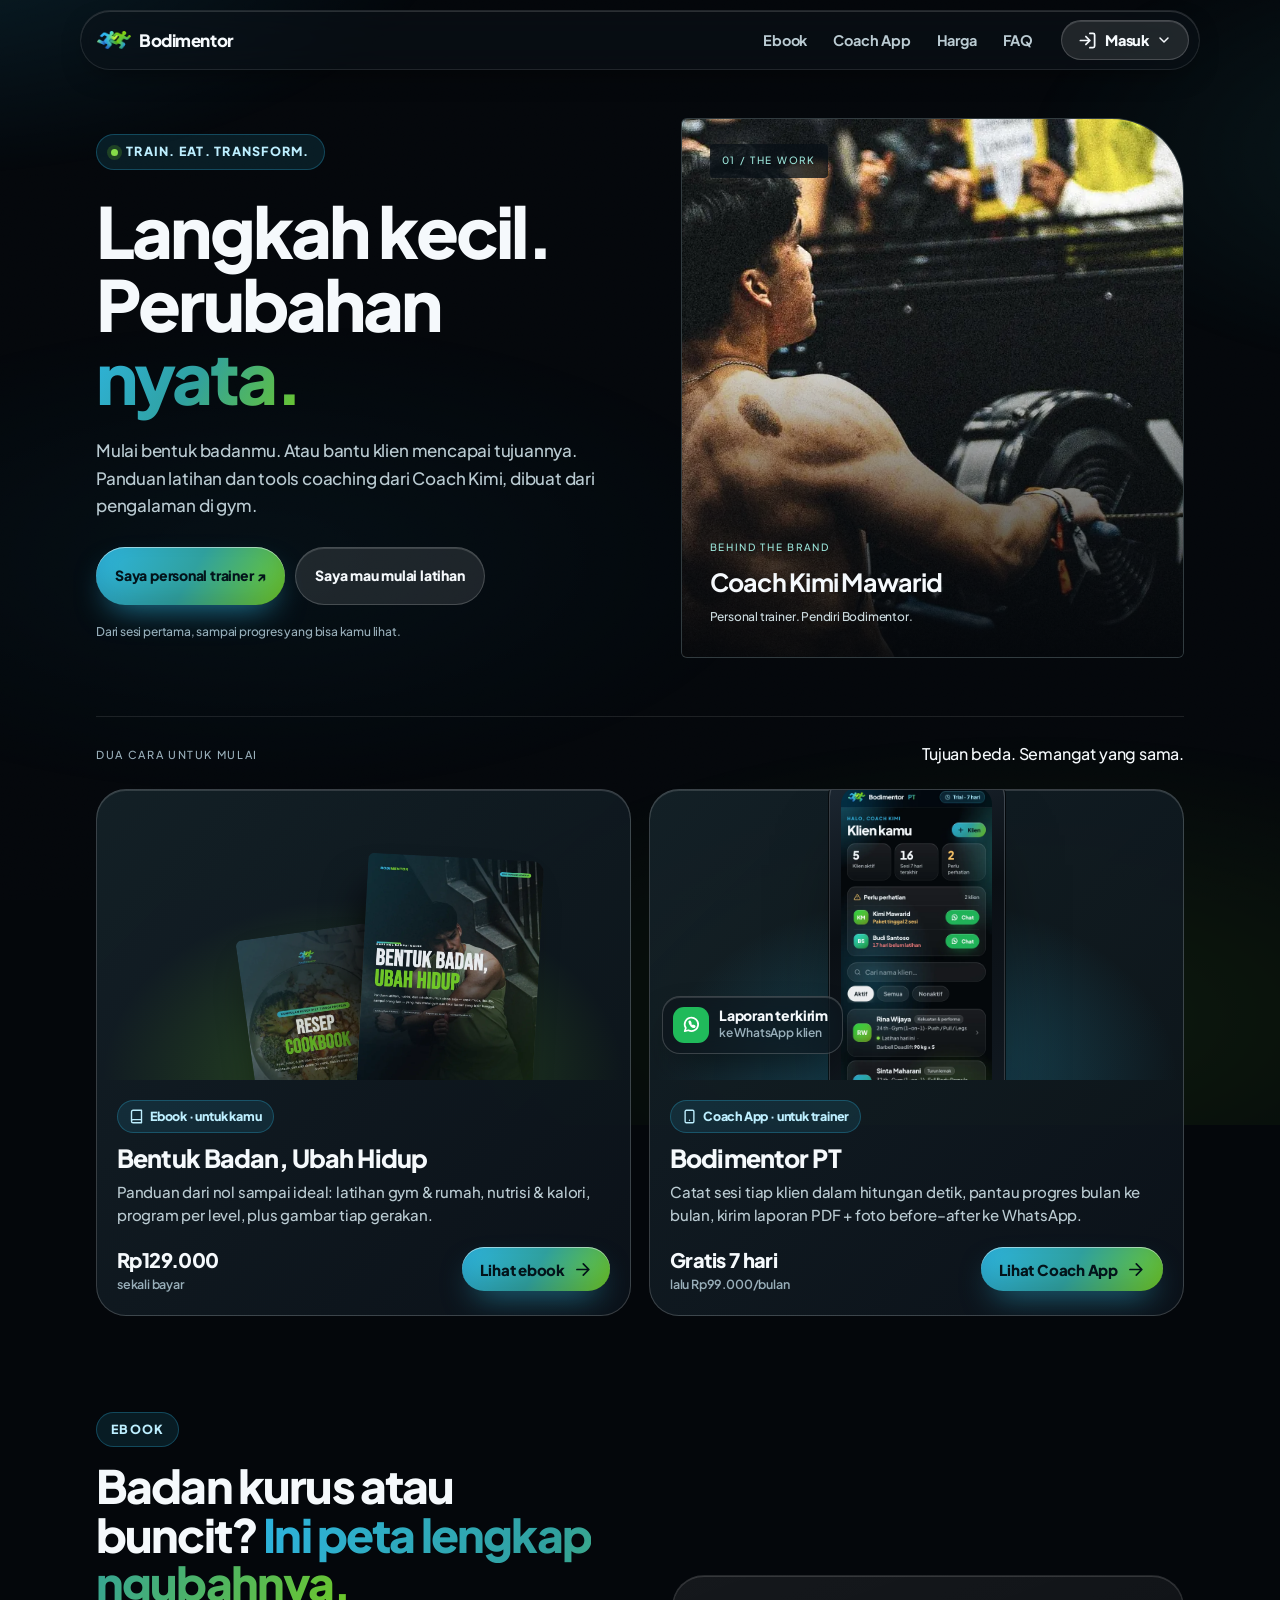
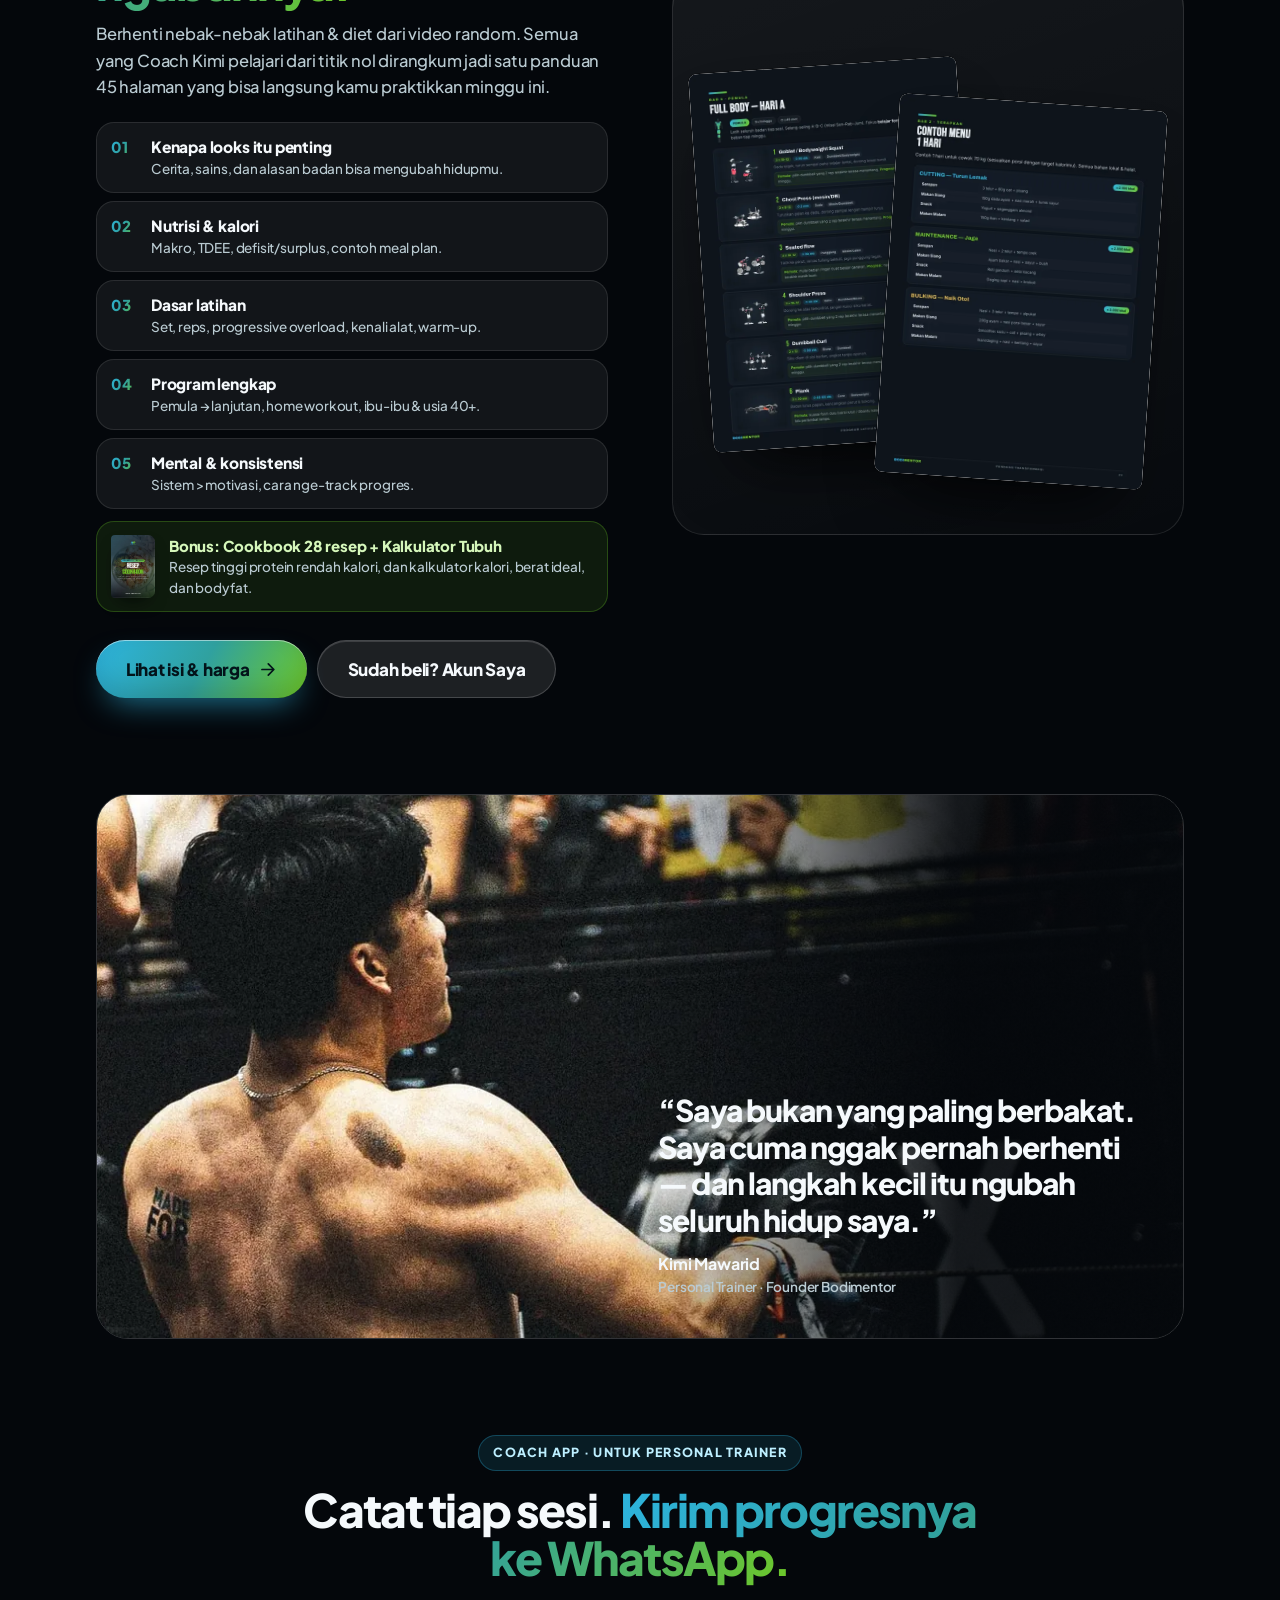
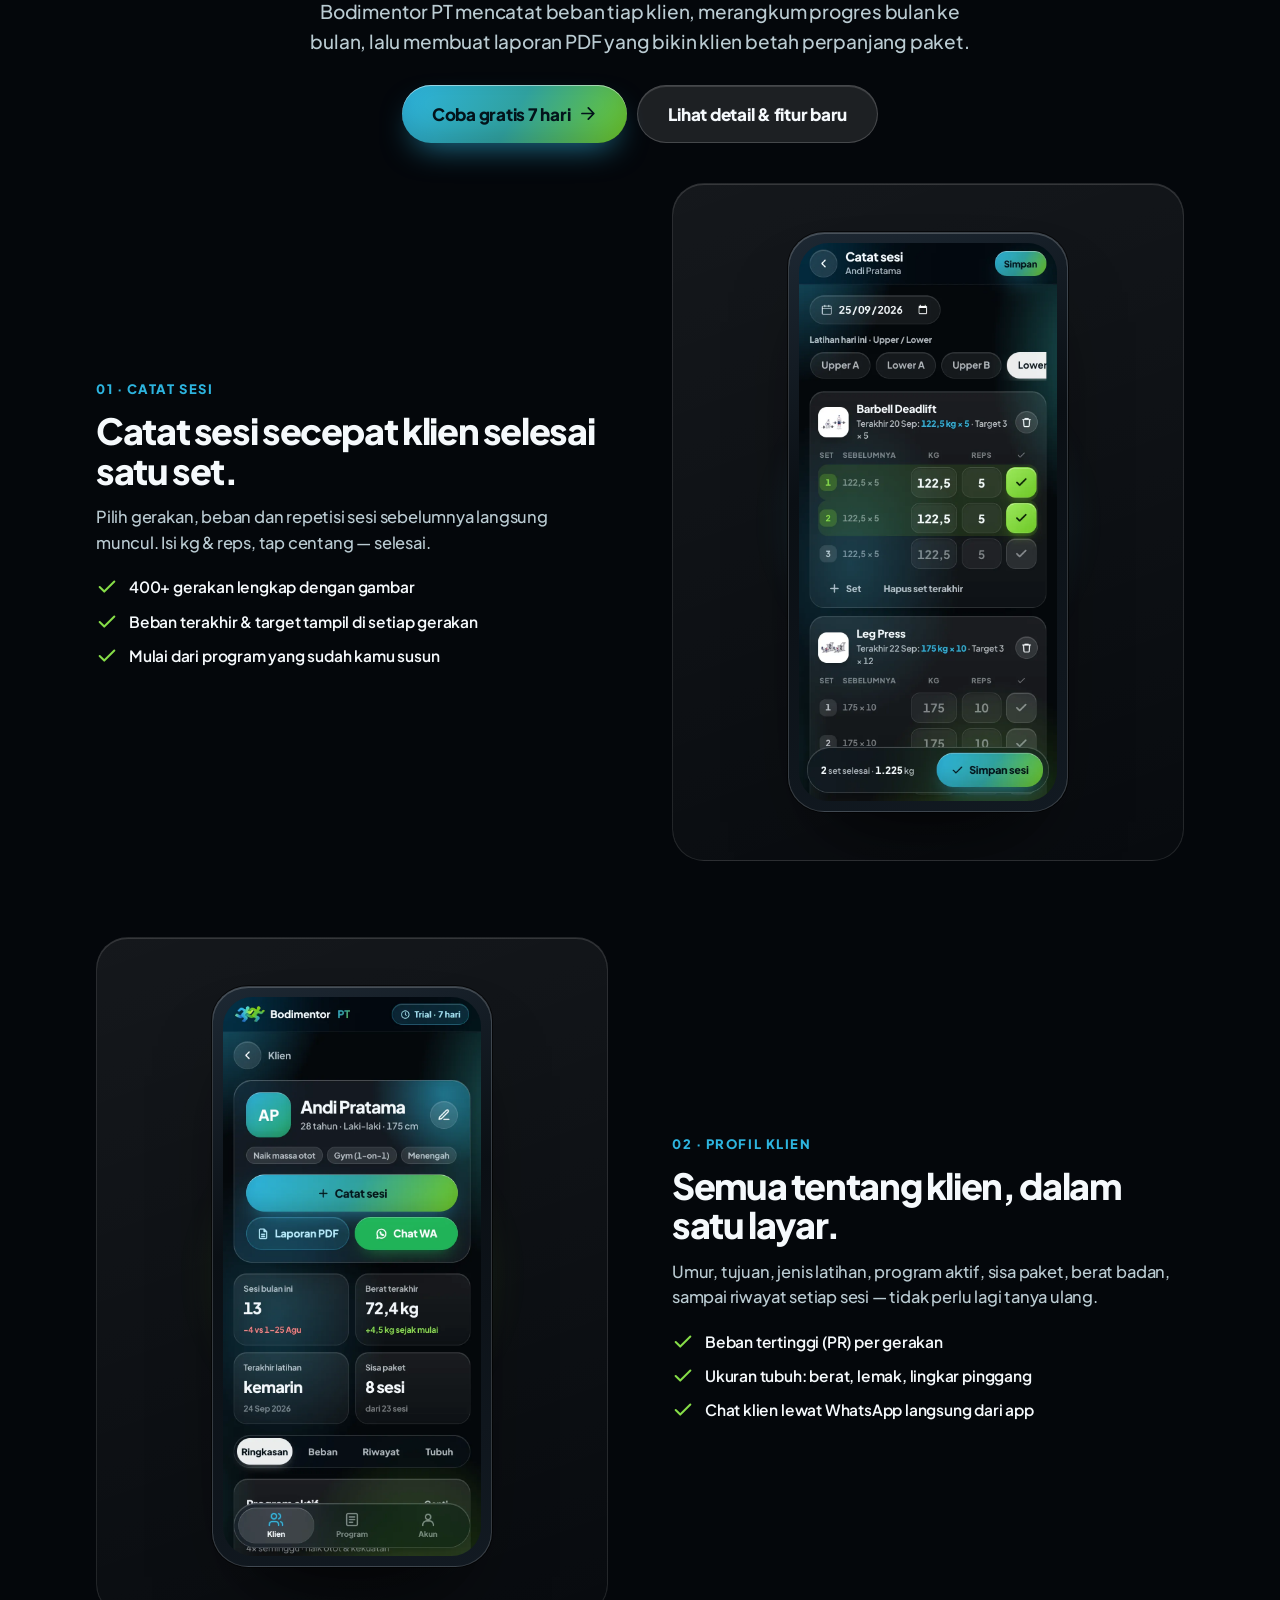
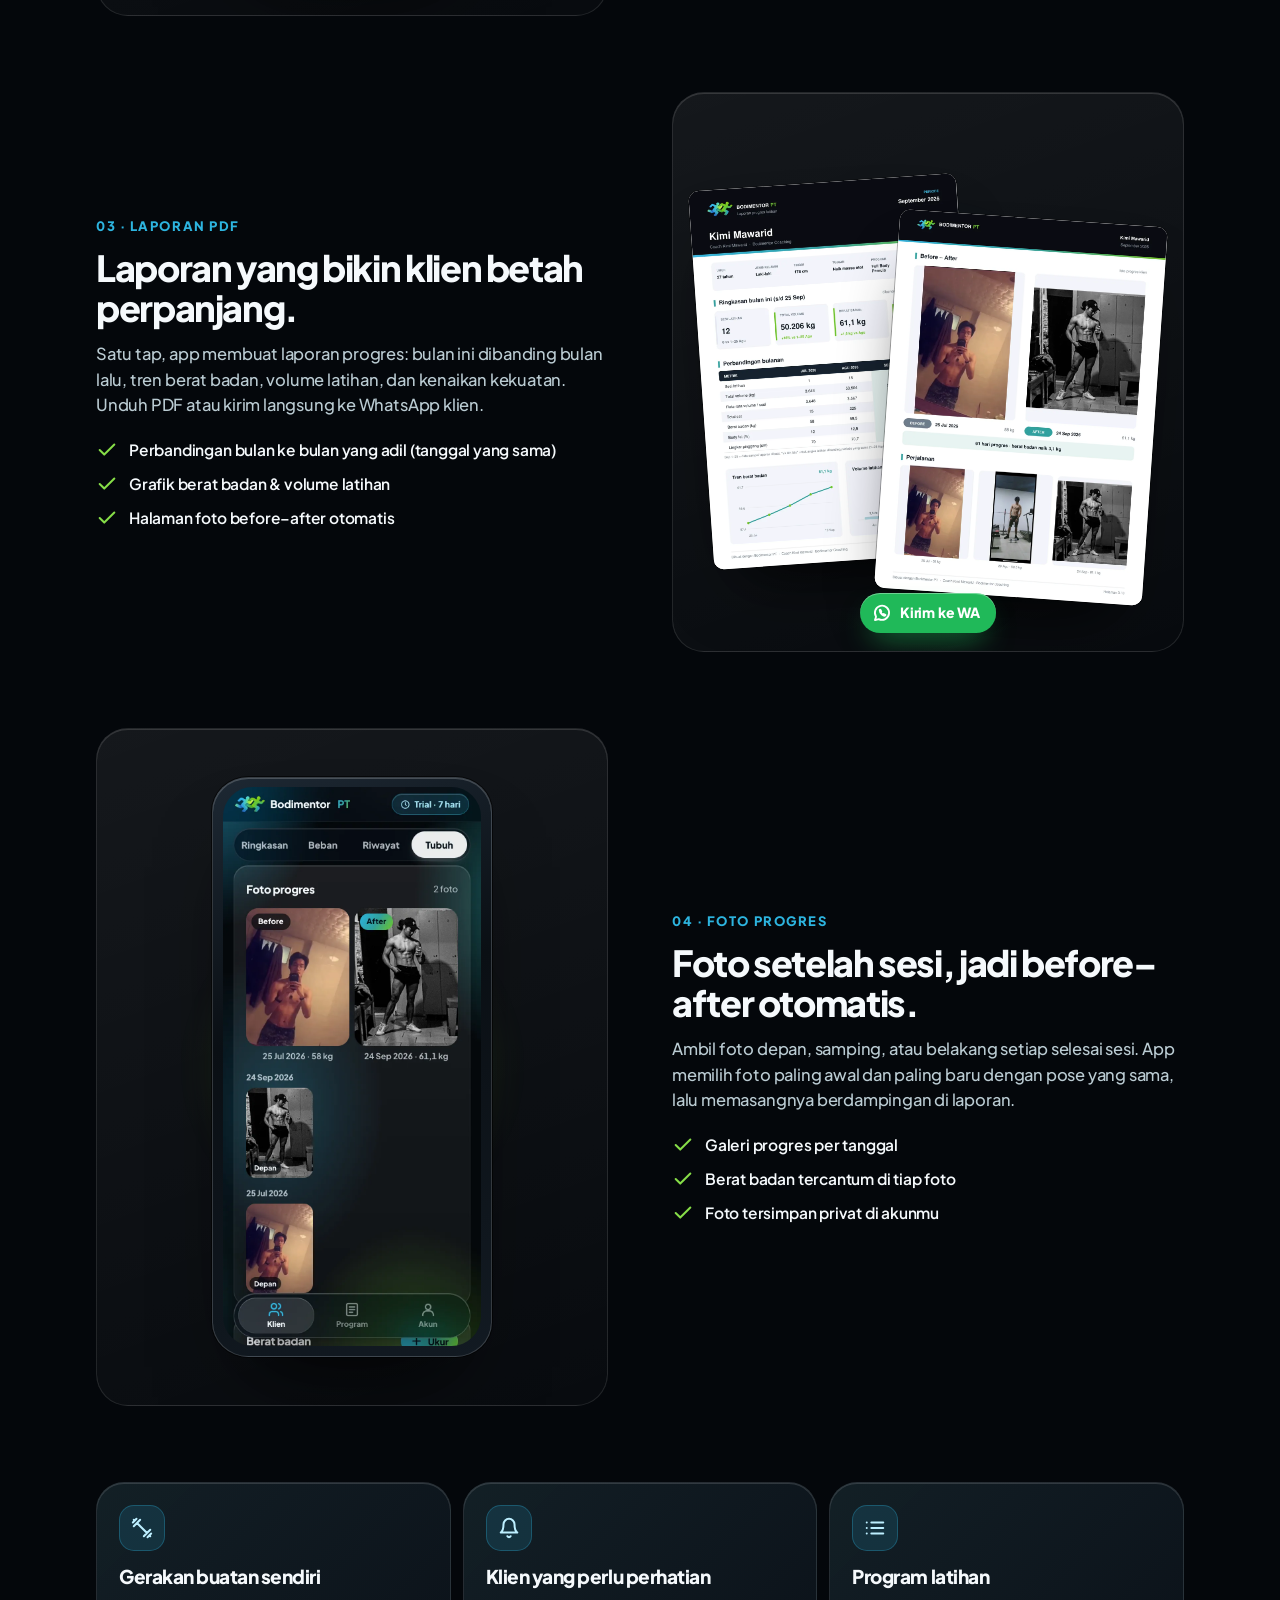
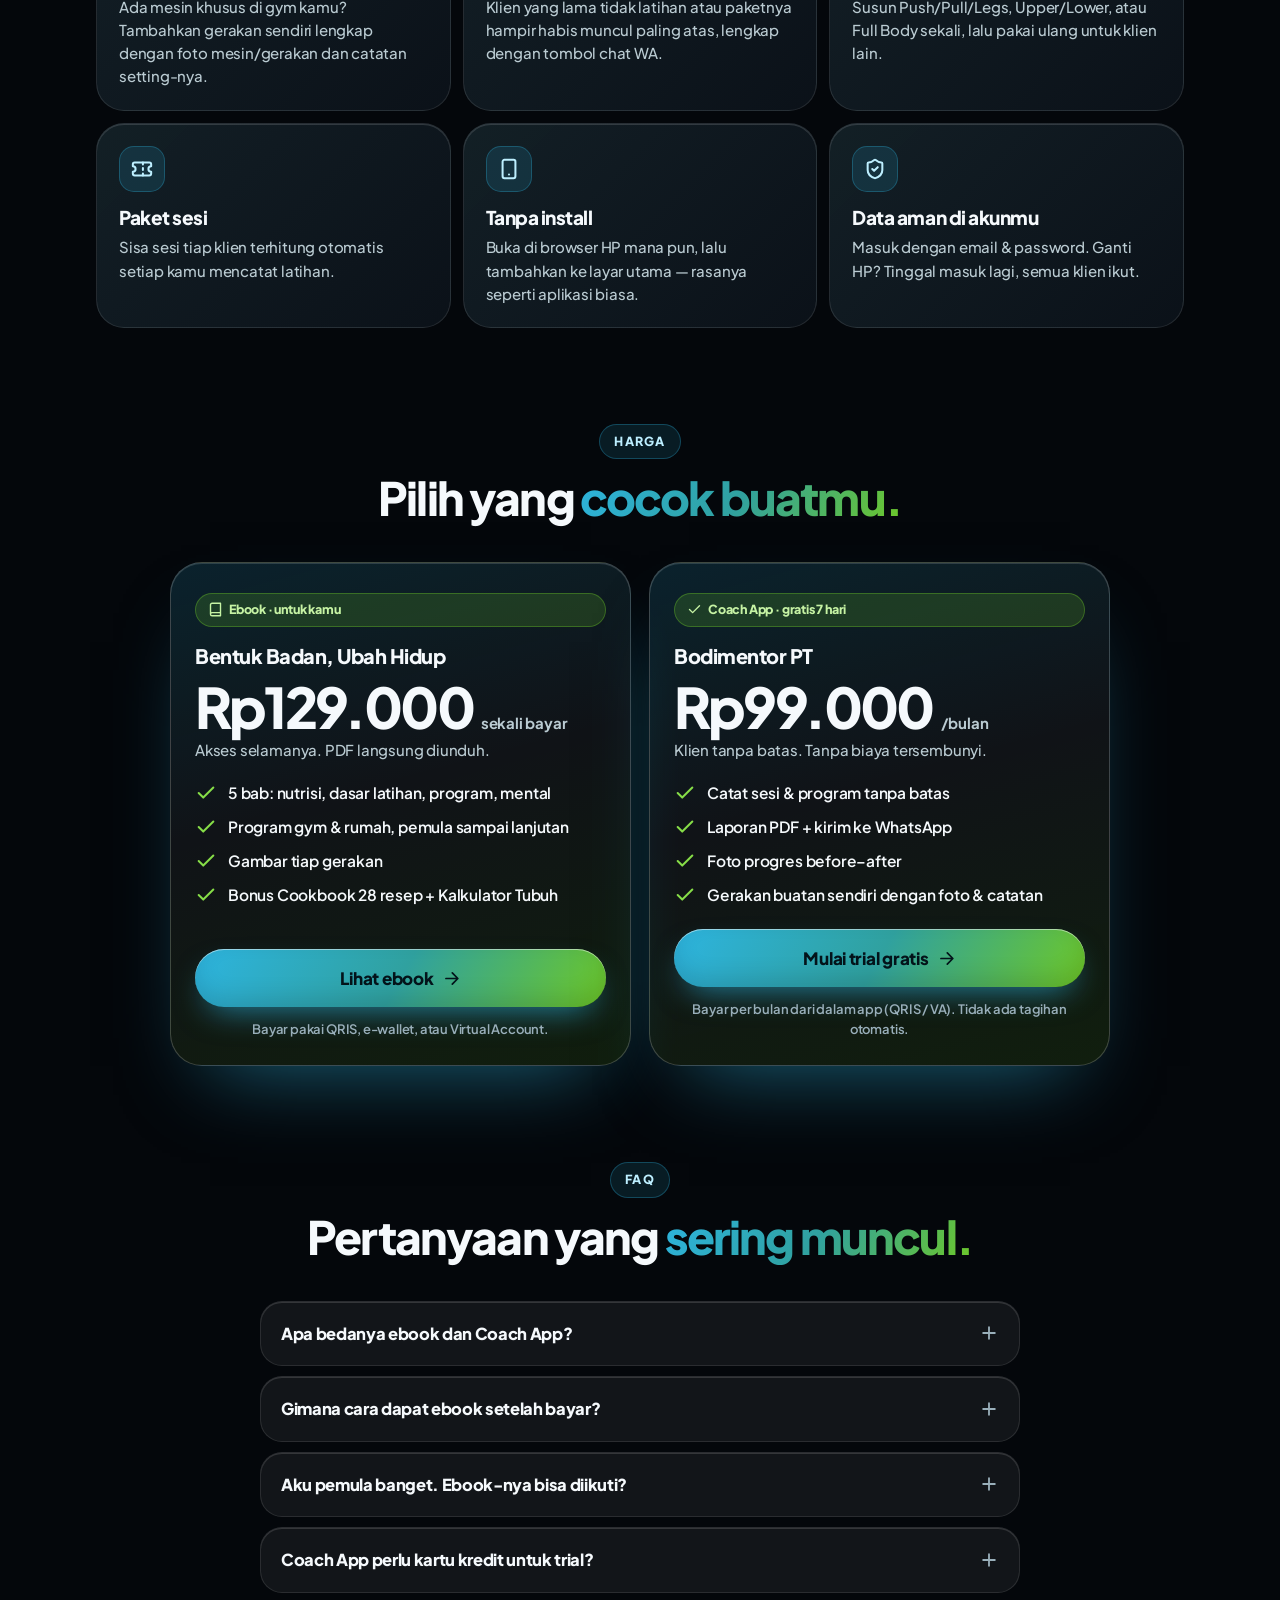
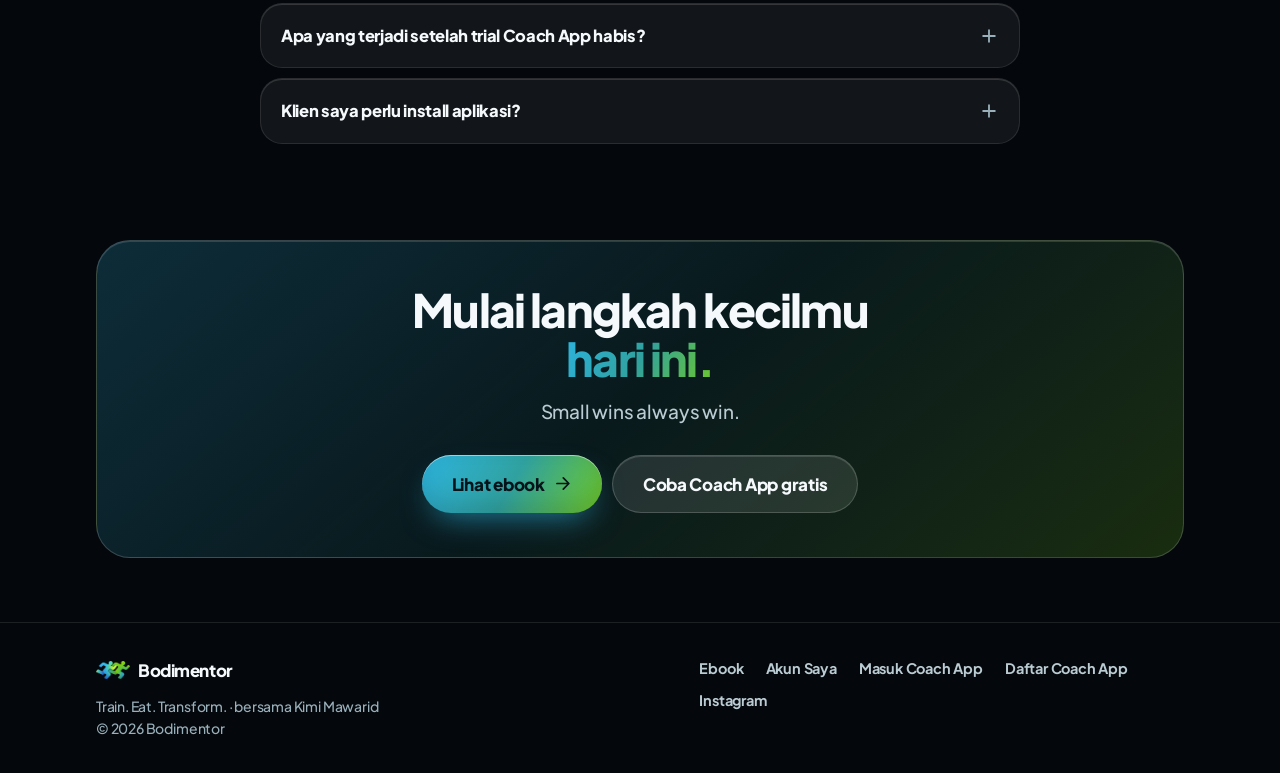
<file: index.html>
<!DOCTYPE html>
<html lang="id">
<head>
  <meta charset="UTF-8">
  <script>if(/github\.io$/.test(location.hostname))location.replace('https://bodimentor.id'+(location.pathname.replace(/^\/bodimentor/,'').replace(/\/$/,''))+location.search+location.hash)</script>
  <meta name="viewport" content="width=device-width, initial-scale=1.0, viewport-fit=cover">
  <title>Bodimentor — Train. Eat. Transform.</title>
  <meta name="description" content="Bodimentor oleh Coach Kimi Mawarid: ebook “Bentuk Badan, Ubah Hidup” untuk kamu yang mau berubah dari nol, dan Coach App untuk personal trainer yang mau mencatat progres klien dengan rapi.">
  <meta name="theme-color" content="#04070B">
  <link rel="canonical" href="https://bodimentor.id/">
  <link rel="icon" type="image/png" href="home/img/favicon.png">
  <link rel="apple-touch-icon" href="home/img/apple-touch-icon.png">
  <meta property="og:type" content="website">
  <meta property="og:site_name" content="Bodimentor">
  <meta property="og:url" content="https://bodimentor.id/">
  <meta property="og:title" content="Bodimentor — Train. Eat. Transform.">
  <meta property="og:description" content="Ebook panduan bentuk badan dari nol + Coach App untuk personal trainer. Oleh Coach Kimi Mawarid.">
  <meta property="og:image" content="https://bodimentor.id/home/img/og.jpg">
  <meta name="twitter:card" content="summary_large_image">
  <link rel="preconnect" href="https://fonts.googleapis.com">
  <link rel="preconnect" href="https://fonts.gstatic.com" crossorigin>
  <link href="https://fonts.googleapis.com/css2?family=Plus+Jakarta+Sans:wght@500;600;700;800&display=swap" rel="stylesheet">
  <link rel="stylesheet" href="home/home.css?v=gpt1">
  <script>document.documentElement.classList.add('js');</script>
</head>
<body>
<svg width="0" height="0" style="position:absolute" aria-hidden="true">
  <symbol id="i-check" viewBox="0 0 24 24"><path d="M20 6 9 17l-5-5"/></symbol>
  <symbol id="i-arrow" viewBox="0 0 24 24"><path d="M5 12h14M13 5l7 7-7 7"/></symbol>
  <symbol id="i-login" viewBox="0 0 24 24"><path d="M15 3h4a2 2 0 0 1 2 2v14a2 2 0 0 1-2 2h-4"/><path d="m10 17 5-5-5-5M15 12H3"/></symbol>
  <symbol id="i-wa" viewBox="0 0 24 24"><path d="M3.5 20.5l1.3-4.1A8.5 8.5 0 1 1 8 19.3z"/><path d="M9.2 8.6c.3-.4.7-.5 1-.3l.9 2-.7 1a5.8 5.8 0 0 0 2.6 2.6l1-.7 2 .9c.2.3.1.7-.3 1-1.7 1.2-6.2-2.1-6.5-6.5z"/></symbol>
  <symbol id="i-up" viewBox="0 0 24 24"><path d="m22 7-8.5 8.5-5-5L2 17"/><path d="M16 7h6v6"/></symbol>
  <symbol id="i-camera" viewBox="0 0 24 24"><path d="M14.5 4h-5L7 7H4a2 2 0 0 0-2 2v9a2 2 0 0 0 2 2h16a2 2 0 0 0 2-2V9a2 2 0 0 0-2-2h-3l-2.5-3z"/><circle cx="12" cy="13" r="3"/></symbol>
  <symbol id="i-dumbbell" viewBox="0 0 24 24"><path d="m6.5 6.5 11 11M21 21l-1-1M3 3l1 1M18 22l4-4M2 6l4-4M3 10l7-7M14 21l7-7"/></symbol>
  <symbol id="i-bell" viewBox="0 0 24 24"><path d="M6 8a6 6 0 0 1 12 0c0 7 3 9 3 9H3s3-2 3-9"/><path d="M10.3 21a1.94 1.94 0 0 0 3.4 0"/></symbol>
  <symbol id="i-list" viewBox="0 0 24 24"><path d="M8 6h13M8 12h13M8 18h13M3 6h.01M3 12h.01M3 18h.01"/></symbol>
  <symbol id="i-ticket" viewBox="0 0 24 24"><path d="M2 9a3 3 0 0 1 0 6v2a2 2 0 0 0 2 2h16a2 2 0 0 0 2-2v-2a3 3 0 0 1 0-6V7a2 2 0 0 0-2-2H4a2 2 0 0 0-2 2Z"/><path d="M13 5v2M13 17v2M13 11v2"/></symbol>
  <symbol id="i-phone" viewBox="0 0 24 24"><rect x="5" y="2" width="14" height="20" rx="2"/><path d="M12 18h.01"/></symbol>
  <symbol id="i-shield" viewBox="0 0 24 24"><path d="M20 13c0 5-3.5 7.5-7.66 8.95a1 1 0 0 1-.67-.01C7.5 20.5 4 18 4 13V6a1 1 0 0 1 1-1c2 0 4.5-1.2 6.24-2.72a1.17 1.17 0 0 1 1.52 0C14.51 3.81 17 5 19 5a1 1 0 0 1 1 1z"/><path d="m9 12 2 2 4-4"/></symbol>
  <symbol id="i-plus" viewBox="0 0 24 24"><path d="M12 5v14M5 12h14"/></symbol>
  <symbol id="i-chev" viewBox="0 0 24 24"><path d="m9 18 6-6-6-6"/></symbol>
  <symbol id="i-down" viewBox="0 0 24 24"><path d="m6 9 6 6 6-6"/></symbol>
  <symbol id="i-book" viewBox="0 0 24 24"><path d="M4 19.5v-15A2.5 2.5 0 0 1 6.5 2H20v20H6.5a2.5 2.5 0 0 1 0-5H20"/></symbol>
  <symbol id="i-user" viewBox="0 0 24 24"><path d="M19 21v-2a4 4 0 0 0-4-4H9a4 4 0 0 0-4 4v2"/><circle cx="12" cy="7" r="4"/></symbol>
</svg>

<header class="hdr" id="hdr">
  <nav class="nav" aria-label="Utama">
    <a class="brand" href="./" aria-label="Bodimentor — beranda"><img src="home/img/mark.webp" width="160" height="85" alt="">Bodimentor</a>
    <div class="nav-links">
      <a href="#ebook">Ebook</a>
      <a href="coach">Coach App</a>
      <a href="#harga">Harga</a>
      <a href="#faq">FAQ</a>
    </div>
    <details class="dd" id="loginMenu">
      <summary class="btn sm"><svg class="ic"><use href="#i-login"/></svg><span>Masuk</span><svg class="ic chev"><use href="#i-down"/></svg></summary>
      <div class="dd-menu">
        <a href="app#/masuk" id="navCoach"><span class="dd-ic"><svg class="ic"><use href="#i-phone"/></svg></span><span><b>Coach App</b><small>Untuk personal trainer</small></span></a>
        <a href="akun"><span class="dd-ic"><svg class="ic"><use href="#i-user"/></svg></span><span><b>Akun Saya</b><small>Untuk pembeli ebook</small></span></a>
      </div>
    </details>
  </nav>
</header>

<main>
  <!-- HERO: dua produk -->
  <section class="hero">
    <div class="wrap">
      <div class="editorial-hero">
        <div class="editorial-copy"><span class="eyebrow"><i></i>Train. Eat. Transform.</span>
          <h1>Langkah kecil.<br>Perubahan <span class="gt">nyata.</span></h1>
          <p class="lead">Mulai bentuk badanmu. Atau bantu klien mencapai tujuannya. Panduan latihan dan tools coaching dari Coach Kimi, dibuat dari pengalaman di gym.</p>
          <div class="cta-row"><a class="btn primary lg" href="coach">Saya personal trainer ↗</a><a class="btn lg" href="#ebook">Saya mau mulai latihan</a></div>
          <p class="editorial-note">Dari sesi pertama, sampai progres yang bisa kamu lihat.</p>
        </div>
        <figure class="training-photo"><img src="home/img/kimi.webp" width="1100" height="733" alt="Coach Kimi berlatih cable row di gym" fetchpriority="high"><figcaption><span>BEHIND THE BRAND</span><strong>Coach Kimi Mawarid</strong><small>Personal trainer. Pendiri Bodimentor.</small></figcaption><span class="photo-index" aria-hidden="true">01 / THE WORK</span></figure>
      </div>
      <div class="product-intro"><span>DUA CARA UNTUK MULAI</span><p>Tujuan beda. Semangat yang sama.</p></div>
      <div class="prods">
        <a class="prod rv" href="ebook">
          <div class="prod-vis ebook-vis">
            <img class="pv-cook" src="home/img/cookbook.webp" width="420" height="595" alt="" loading="eager">
            <img class="pv-cover" src="home/img/ebook-cover.webp" width="640" height="906" alt="Sampul ebook Bodimentor: Bentuk Badan, Ubah Hidup" fetchpriority="high">
          </div>
          <div class="prod-txt">
            <span class="ptag"><svg class="ic"><use href="#i-book"/></svg>Ebook · untuk kamu</span>
            <h2>Bentuk Badan, Ubah Hidup</h2>
            <p>Panduan dari nol sampai ideal: latihan gym &amp; rumah, nutrisi &amp; kalori, program per level, plus gambar tiap gerakan.</p>
            <div class="prod-foot"><span class="pp"><b>Rp129.000</b><small>sekali bayar</small></span><span class="btn primary">Lihat ebook <svg class="ic"><use href="#i-arrow"/></svg></span></div>
          </div>
        </a>
        <a class="prod rv" href="coach">
          <div class="prod-vis app-vis">
            <div class="phone"><img src="home/img/app-klien.webp" width="780" height="1688" alt="Coach App: daftar klien dan klien yang perlu perhatian"></div>
            <div class="chip c1"><span class="ci"><svg class="ic"><use href="#i-wa"/></svg></span><div><b>Laporan terkirim</b><span>ke WhatsApp klien</span></div></div>
          </div>
          <div class="prod-txt">
            <span class="ptag"><svg class="ic"><use href="#i-phone"/></svg>Coach App · untuk trainer</span>
            <h2>Bodimentor PT</h2>
            <p>Catat sesi tiap klien dalam hitungan detik, pantau progres bulan ke bulan, kirim laporan PDF + foto before–after ke WhatsApp.</p>
            <div class="prod-foot"><span class="pp"><b>Gratis 7 hari</b><small>lalu Rp99.000/bulan</small></span><span class="btn primary">Lihat Coach App <svg class="ic"><use href="#i-arrow"/></svg></span></div>
          </div>
        </a>
      </div>
    </div>
  </section>

  <!-- EBOOK -->
  <section class="sec" id="ebook">
    <div class="wrap">
      <div class="feat">
        <div class="txt rv">
          <span class="eyebrow">Ebook</span>
          <h2 class="h2-l">Badan kurus atau buncit? <span class="gt">Ini peta lengkap ngubahnya.</span></h2>
          <p class="lead">Berhenti nebak-nebak latihan &amp; diet dari video random. Semua yang Coach Kimi pelajari dari titik nol dirangkum jadi satu panduan 45 halaman yang bisa langsung kamu praktikkan minggu ini.</p>
          <ol class="chapters">
            <li><span>01</span><div><b>Kenapa looks itu penting</b><small>Cerita, sains, dan alasan badan bisa mengubah hidupmu.</small></div></li>
            <li><span>02</span><div><b>Nutrisi &amp; kalori</b><small>Makro, TDEE, defisit/surplus, contoh meal plan.</small></div></li>
            <li><span>03</span><div><b>Dasar latihan</b><small>Set, reps, progressive overload, kenali alat, warm-up.</small></div></li>
            <li><span>04</span><div><b>Program lengkap</b><small>Pemula → lanjutan, home workout, ibu-ibu &amp; usia 40+.</small></div></li>
            <li><span>05</span><div><b>Mental &amp; konsistensi</b><small>Sistem &gt; motivasi, cara nge-track progres.</small></div></li>
          </ol>
          <div class="bonus"><img src="home/img/cookbook.webp" width="420" height="595" alt="" loading="lazy"><div><b>Bonus: Cookbook 28 resep + Kalkulator Tubuh</b><small>Resep tinggi protein rendah kalori, dan kalkulator kalori, berat ideal, dan body fat.</small></div></div>
          <div class="cta-row left">
            <a class="btn lg primary" href="ebook">Lihat isi &amp; harga <svg class="ic"><use href="#i-arrow"/></svg></a>
            <a class="btn lg" href="akun">Sudah beli? Akun Saya</a>
          </div>
        </div>
        <div class="stage g rv">
          <div class="paper a"><img src="home/img/ebook-program.webp" width="560" height="793" alt="Halaman program latihan Full Body di ebook" loading="lazy"></div>
          <div class="paper b"><img src="home/img/ebook-meal.webp" width="560" height="792" alt="Halaman contoh menu satu hari di ebook" loading="lazy"></div>
        </div>
      </div>
    </div>
  </section>

  <!-- COACH KIMI -->
  <section class="sec" id="kimi">
    <div class="wrap">
      <figure class="kimi rv">
        <img src="home/img/kimi.webp" width="1100" height="733" alt="Coach Kimi Mawarid sedang latihan" loading="lazy">
        <figcaption>
          <blockquote>“Saya bukan yang paling berbakat. Saya cuma nggak pernah berhenti — dan langkah kecil itu ngubah seluruh hidup saya.”</blockquote>
          <b>Kimi Mawarid</b><span>Personal Trainer · Founder Bodimentor</span>
        </figcaption>
      </figure>
    </div>
  </section>

  <!-- COACH APP -->
  <section class="sec" id="coach">
    <div class="wrap">
      <div class="sec-head rv">
        <span class="eyebrow">Coach App · untuk personal trainer</span>
        <h2>Catat tiap sesi. <span class="gt">Kirim progresnya ke WhatsApp.</span></h2>
        <p class="lead">Bodimentor PT mencatat beban tiap klien, merangkum progres bulan ke bulan, lalu membuat laporan PDF yang bikin klien betah perpanjang paket.</p>
        <div class="cta-row" style="animation:none"><a class="btn lg primary" href="app#/daftar">Coba gratis 7 hari <svg class="ic"><use href="#i-arrow"/></svg></a><a class="btn lg" href="coach">Lihat detail &amp; fitur baru</a></div>
      </div>

      <div class="feat">
        <div class="txt rv">
          <span class="num">01 · Catat sesi</span>
          <h3>Catat sesi secepat klien selesai satu set.</h3>
          <p>Pilih gerakan, beban dan repetisi sesi sebelumnya langsung muncul. Isi kg &amp; reps, tap centang — selesai.</p>
          <ul class="ticks">
            <li><svg class="ic"><use href="#i-check"/></svg>400+ gerakan lengkap dengan gambar</li>
            <li><svg class="ic"><use href="#i-check"/></svg>Beban terakhir &amp; target tampil di setiap gerakan</li>
            <li><svg class="ic"><use href="#i-check"/></svg>Mulai dari program yang sudah kamu susun</li>
          </ul>
        </div>
        <div class="stage rv"><div class="phone"><img src="home/img/app-sesi.webp" width="780" height="1688" alt="Layar catat sesi dengan beban sebelumnya" loading="lazy"></div></div>
      </div>

      <div class="feat flip">
        <div class="txt rv">
          <span class="num">02 · Profil klien</span>
          <h3>Semua tentang klien, dalam satu layar.</h3>
          <p>Umur, tujuan, jenis latihan, program aktif, sisa paket, berat badan, sampai riwayat setiap sesi — tidak perlu lagi tanya ulang.</p>
          <ul class="ticks">
            <li><svg class="ic"><use href="#i-check"/></svg>Beban tertinggi (PR) per gerakan</li>
            <li><svg class="ic"><use href="#i-check"/></svg>Ukuran tubuh: berat, lemak, lingkar pinggang</li>
            <li><svg class="ic"><use href="#i-check"/></svg>Chat klien lewat WhatsApp langsung dari app</li>
          </ul>
        </div>
        <div class="stage g rv"><div class="phone"><img src="home/img/app-detail.webp" width="780" height="1688" alt="Profil klien dengan ringkasan progres" loading="lazy"></div></div>
      </div>

      <div class="feat" id="laporan">
        <div class="txt rv">
          <span class="num">03 · Laporan PDF</span>
          <h3>Laporan yang bikin klien betah perpanjang.</h3>
          <p>Satu tap, app membuat laporan progres: bulan ini dibanding bulan lalu, tren berat badan, volume latihan, dan kenaikan kekuatan. Unduh PDF atau kirim langsung ke WhatsApp klien.</p>
          <ul class="ticks">
            <li><svg class="ic"><use href="#i-check"/></svg>Perbandingan bulan ke bulan yang adil (tanggal yang sama)</li>
            <li><svg class="ic"><use href="#i-check"/></svg>Grafik berat badan &amp; volume latihan</li>
            <li><svg class="ic"><use href="#i-check"/></svg>Halaman foto before–after otomatis</li>
          </ul>
        </div>
        <div class="stage rv">
          <div class="paper a"><img src="home/img/laporan-1.webp" width="1000" height="1414" alt="Contoh laporan progres halaman 1: ringkasan dan perbandingan bulanan" loading="lazy"></div>
          <div class="paper b"><img src="home/img/laporan-3.webp" width="1000" height="1414" alt="Contoh laporan progres halaman 3: foto before dan after" loading="lazy"></div>
          <span class="wa-tag"><svg class="ic"><use href="#i-wa"/></svg>Kirim ke WA</span>
        </div>
      </div>

      <div class="feat flip">
        <div class="txt rv">
          <span class="num">04 · Foto progres</span>
          <h3>Foto setelah sesi, jadi before–after otomatis.</h3>
          <p>Ambil foto depan, samping, atau belakang setiap selesai sesi. App memilih foto paling awal dan paling baru dengan pose yang sama, lalu memasangnya berdampingan di laporan.</p>
          <ul class="ticks">
            <li><svg class="ic"><use href="#i-check"/></svg>Galeri progres per tanggal</li>
            <li><svg class="ic"><use href="#i-check"/></svg>Berat badan tercantum di tiap foto</li>
            <li><svg class="ic"><use href="#i-check"/></svg>Foto tersimpan privat di akunmu</li>
          </ul>
        </div>
        <div class="stage g rv"><div class="phone"><img src="home/img/app-foto.webp" width="780" height="1688" alt="Foto progres before dan after di tab Tubuh" loading="lazy"></div></div>
      </div>

      <div class="grid3 more">
        <div class="card mini rv"><span class="mi"><svg class="ic"><use href="#i-dumbbell"/></svg></span><h3>Gerakan buatan sendiri</h3><p>Ada mesin khusus di gym kamu? Tambahkan gerakan sendiri lengkap dengan foto mesin/gerakan dan catatan setting-nya.</p></div>
        <div class="card mini rv"><span class="mi"><svg class="ic"><use href="#i-bell"/></svg></span><h3>Klien yang perlu perhatian</h3><p>Klien yang lama tidak latihan atau paketnya hampir habis muncul paling atas, lengkap dengan tombol chat WA.</p></div>
        <div class="card mini rv"><span class="mi"><svg class="ic"><use href="#i-list"/></svg></span><h3>Program latihan</h3><p>Susun Push/Pull/Legs, Upper/Lower, atau Full Body sekali, lalu pakai ulang untuk klien lain.</p></div>
        <div class="card mini rv"><span class="mi"><svg class="ic"><use href="#i-ticket"/></svg></span><h3>Paket sesi</h3><p>Sisa sesi tiap klien terhitung otomatis setiap kamu mencatat latihan.</p></div>
        <div class="card mini rv"><span class="mi"><svg class="ic"><use href="#i-phone"/></svg></span><h3>Tanpa install</h3><p>Buka di browser HP mana pun, lalu tambahkan ke layar utama — rasanya seperti aplikasi biasa.</p></div>
        <div class="card mini rv"><span class="mi"><svg class="ic"><use href="#i-shield"/></svg></span><h3>Data aman di akunmu</h3><p>Masuk dengan email &amp; password. Ganti HP? Tinggal masuk lagi, semua klien ikut.</p></div>
      </div>
    </div>
  </section>

  <!-- HARGA -->
  <section class="sec" id="harga">
    <div class="wrap">
      <div class="sec-head rv">
        <span class="eyebrow">Harga</span>
        <h2>Pilih yang <span class="gt">cocok buatmu.</span></h2>
      </div>
      <div class="prices">
        <div class="price rv">
          <span class="tag"><svg class="ic" style="width:15px;height:15px"><use href="#i-book"/></svg>Ebook · untuk kamu</span>
          <h3>Bentuk Badan, Ubah Hidup</h3>
          <div class="amt"><b>Rp129.000</b><span>sekali bayar</span></div>
          <p class="sub">Akses selamanya. PDF langsung diunduh.</p>
          <ul class="ticks">
            <li><svg class="ic"><use href="#i-check"/></svg>5 bab: nutrisi, dasar latihan, program, mental</li>
            <li><svg class="ic"><use href="#i-check"/></svg>Program gym &amp; rumah, pemula sampai lanjutan</li>
            <li><svg class="ic"><use href="#i-check"/></svg>Gambar tiap gerakan</li>
            <li><svg class="ic"><use href="#i-check"/></svg>Bonus Cookbook 28 resep + Kalkulator Tubuh</li>
          </ul>
          <a class="btn lg primary" href="ebook">Lihat ebook <svg class="ic"><use href="#i-arrow"/></svg></a>
          <p class="note">Bayar pakai QRIS, e-wallet, atau Virtual Account.</p>
        </div>
        <div class="price rv">
          <span class="tag"><svg class="ic" style="width:15px;height:15px"><use href="#i-check"/></svg>Coach App · gratis 7 hari</span>
          <h3>Bodimentor PT</h3>
          <div class="amt"><b>Rp99.000</b><span>/bulan</span></div>
          <p class="sub">Klien tanpa batas. Tanpa biaya tersembunyi.</p>
          <ul class="ticks">
            <li><svg class="ic"><use href="#i-check"/></svg>Catat sesi &amp; program tanpa batas</li>
            <li><svg class="ic"><use href="#i-check"/></svg>Laporan PDF + kirim ke WhatsApp</li>
            <li><svg class="ic"><use href="#i-check"/></svg>Foto progres before–after</li>
            <li><svg class="ic"><use href="#i-check"/></svg>Gerakan buatan sendiri dengan foto &amp; catatan</li>
          </ul>
          <a class="btn lg primary" href="app#/daftar">Mulai trial gratis <svg class="ic"><use href="#i-arrow"/></svg></a>
          <p class="note">Bayar per bulan dari dalam app (QRIS / VA). Tidak ada tagihan otomatis.</p>
        </div>
      </div>
    </div>
  </section>

  <!-- FAQ -->
  <section class="sec" id="faq">
    <div class="wrap">
      <div class="sec-head rv">
        <span class="eyebrow">FAQ</span>
        <h2>Pertanyaan yang <span class="gt">sering muncul.</span></h2>
      </div>
      <div class="faq">
        <details class="rv"><summary>Apa bedanya ebook dan Coach App?<svg class="ic"><use href="#i-plus"/></svg></summary><p>Ebook untuk kamu yang mau membentuk badan sendiri — isinya panduan latihan, nutrisi, dan program. Coach App untuk personal trainer yang mau mencatat latihan dan progres klien-kliennya, lalu mengirim laporan ke mereka.</p></details>
        <details class="rv"><summary>Gimana cara dapat ebook setelah bayar?<svg class="ic"><use href="#i-plus"/></svg></summary><p>Instan. Begitu pembayaran lunas, tombol download muncul dan link-nya dikirim ke email kamu. Kapan pun bisa diunduh lagi lewat Akun Saya.</p></details>
        <details class="rv"><summary>Aku pemula banget. Ebook-nya bisa diikuti?<svg class="ic"><use href="#i-plus"/></svg></summary><p>Bisa. Ebook dirancang dari nol: ada penjelasan istilah, cara baca program, gambar tiap gerakan, dan program pemula yang tinggal diikuti — di gym maupun di rumah.</p></details>
        <details class="rv"><summary>Coach App perlu kartu kredit untuk trial?<svg class="ic"><use href="#i-plus"/></svg></summary><p>Tidak. Cukup daftar dengan email dan password, semua fitur langsung terbuka selama 7 hari.</p></details>
        <details class="rv"><summary>Apa yang terjadi setelah trial Coach App habis?<svg class="ic"><use href="#i-plus"/></svg></summary><p>Data klien kamu tetap aman dan tetap bisa dilihat. Untuk lanjut mencatat sesi dan mengirim laporan, aktifkan langganan Rp99.000/bulan dari menu Akun. Tidak ada tagihan otomatis — kamu diingatkan sebelum masa aktif habis.</p></details>
        <details class="rv"><summary>Klien saya perlu install aplikasi?<svg class="ic"><use href="#i-plus"/></svg></summary><p>Tidak. Coach App hanya untuk trainer. Klien menerima laporan PDF lewat WhatsApp dan bisa langsung membukanya di HP.</p></details>
      </div>
    </div>
  </section>

  <div class="wrap">
    <div class="final rv">
      <h2>Mulai langkah kecilmu <span class="gt">hari ini.</span></h2>
      <p class="lead">Small wins always win.</p>
      <div class="cta-row" style="animation:none">
        <a class="btn lg primary" href="ebook">Lihat ebook <svg class="ic"><use href="#i-arrow"/></svg></a>
        <a class="btn lg" href="app#/daftar">Coba Coach App gratis</a>
      </div>
    </div>
  </div>
</main>

<footer class="foot">
  <div class="wrap">
    <div>
      <a class="brand" href="./"><img src="home/img/mark.webp" width="160" height="85" alt="">Bodimentor</a>
      <p style="margin-top:10px">Train. Eat. Transform. · bersama Kimi Mawarid<br>© 2026 Bodimentor</p>
    </div>
    <nav aria-label="Footer">
      <a href="ebook">Ebook</a>
      <a href="akun">Akun Saya</a>
      <a href="app#/masuk">Masuk Coach App</a>
      <a href="app#/daftar">Daftar Coach App</a>
      <a href="https://instagram.com/kimizz" target="_blank" rel="noopener">Instagram</a>
    </nav>
  </div>
</footer>

<script src="home/home.js?v=4" defer></script>
</body>
</html>
</file>
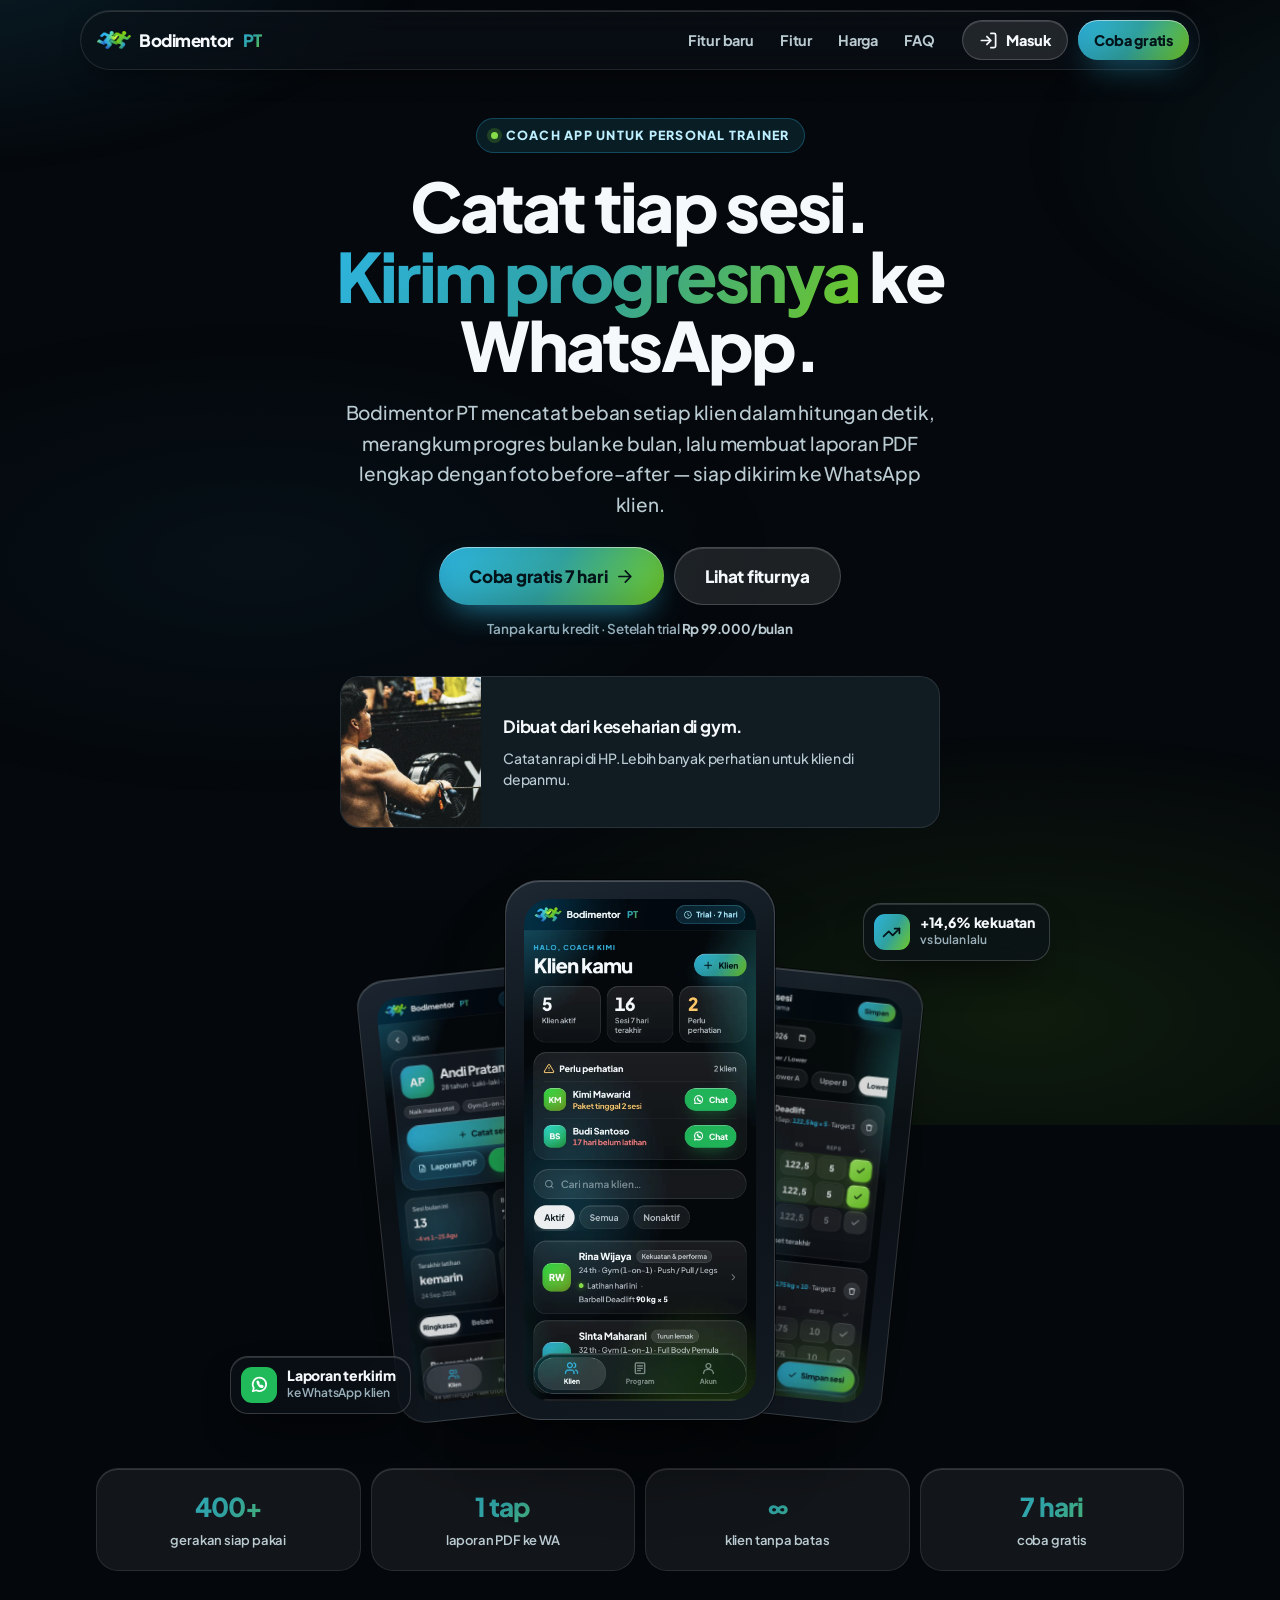
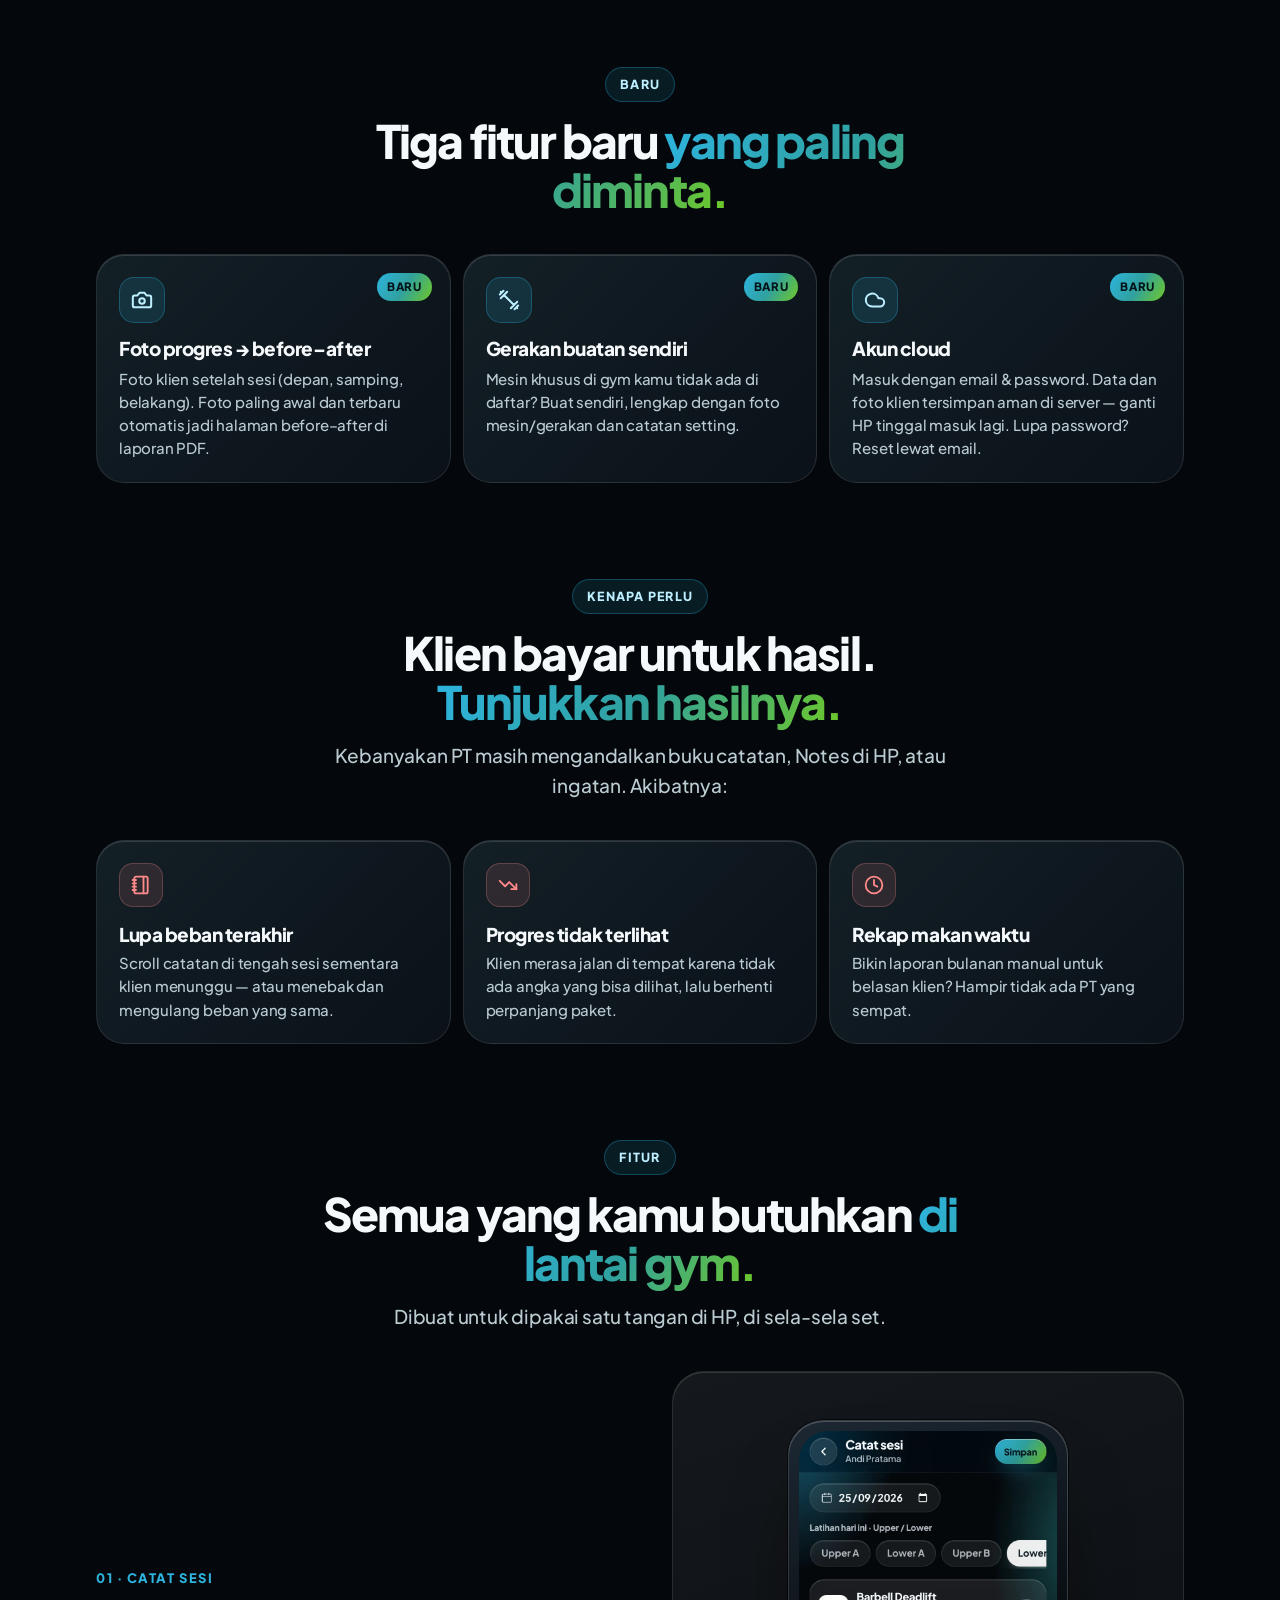
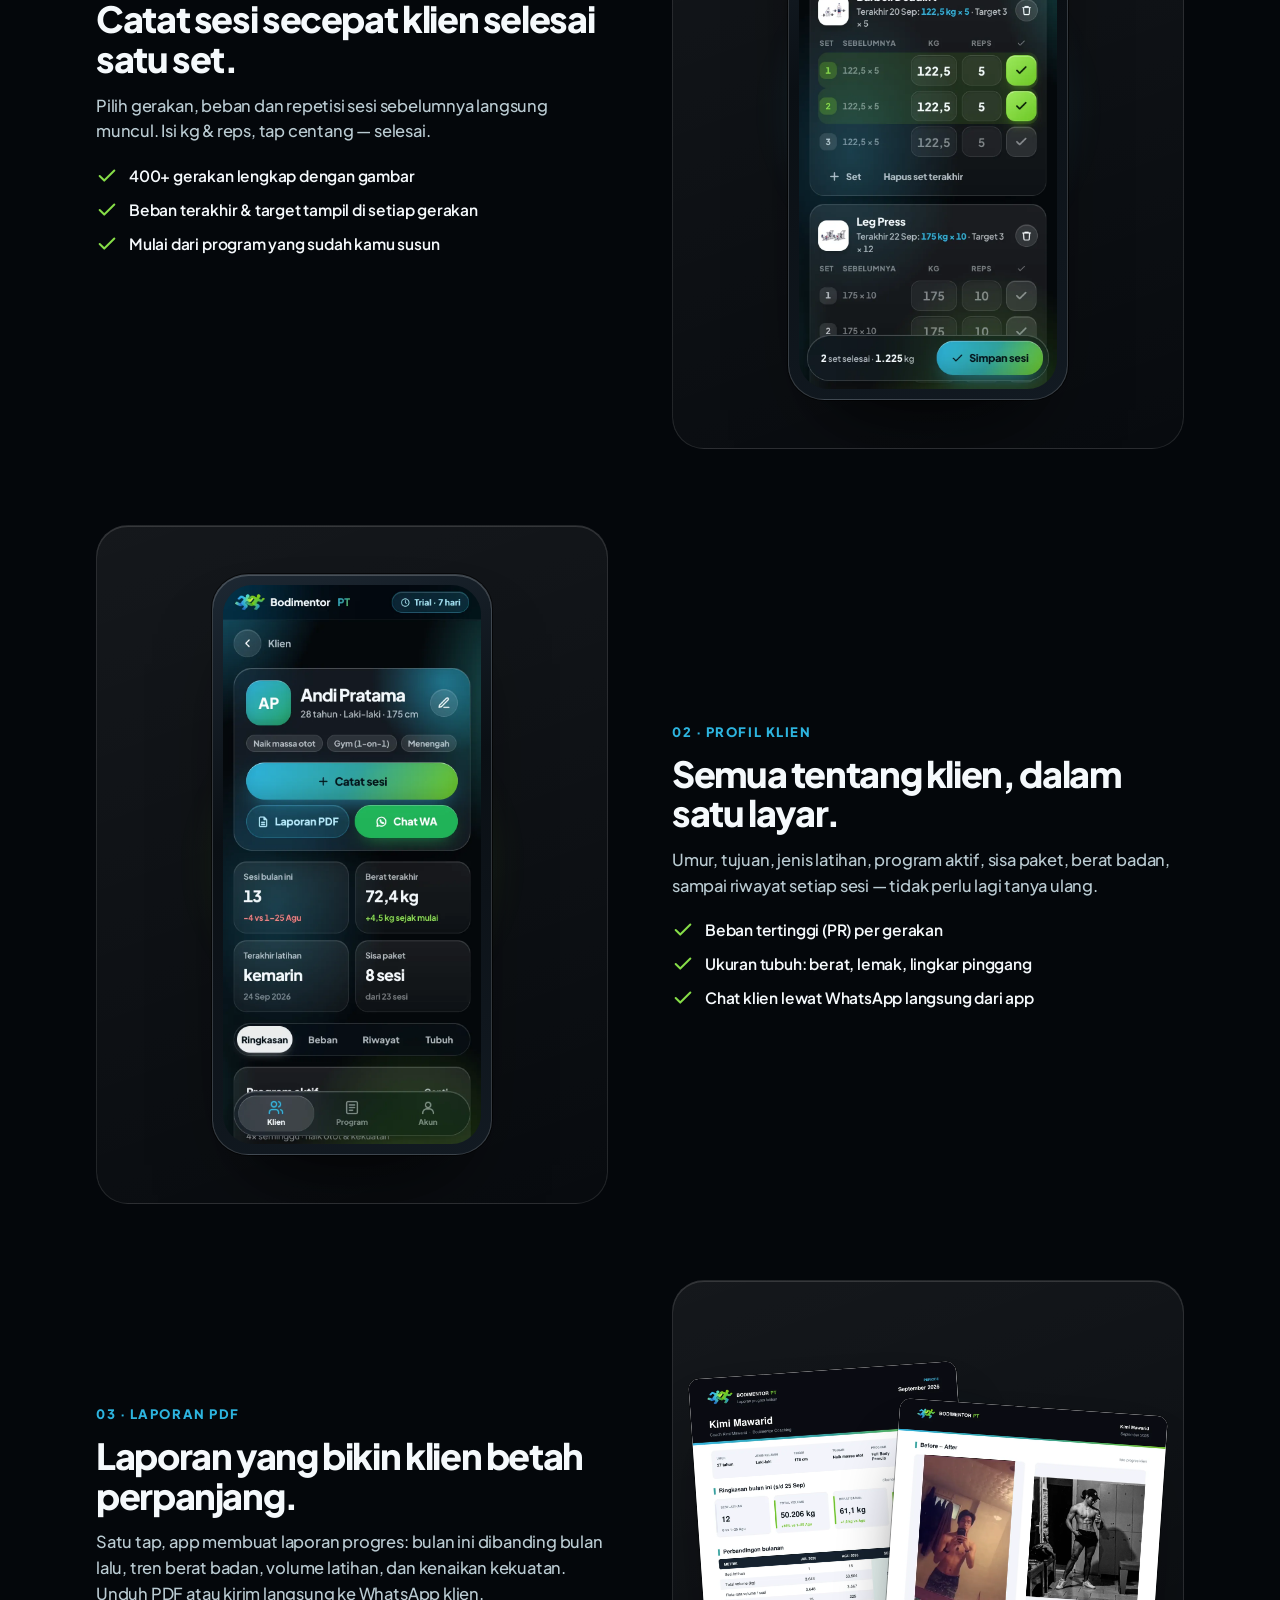
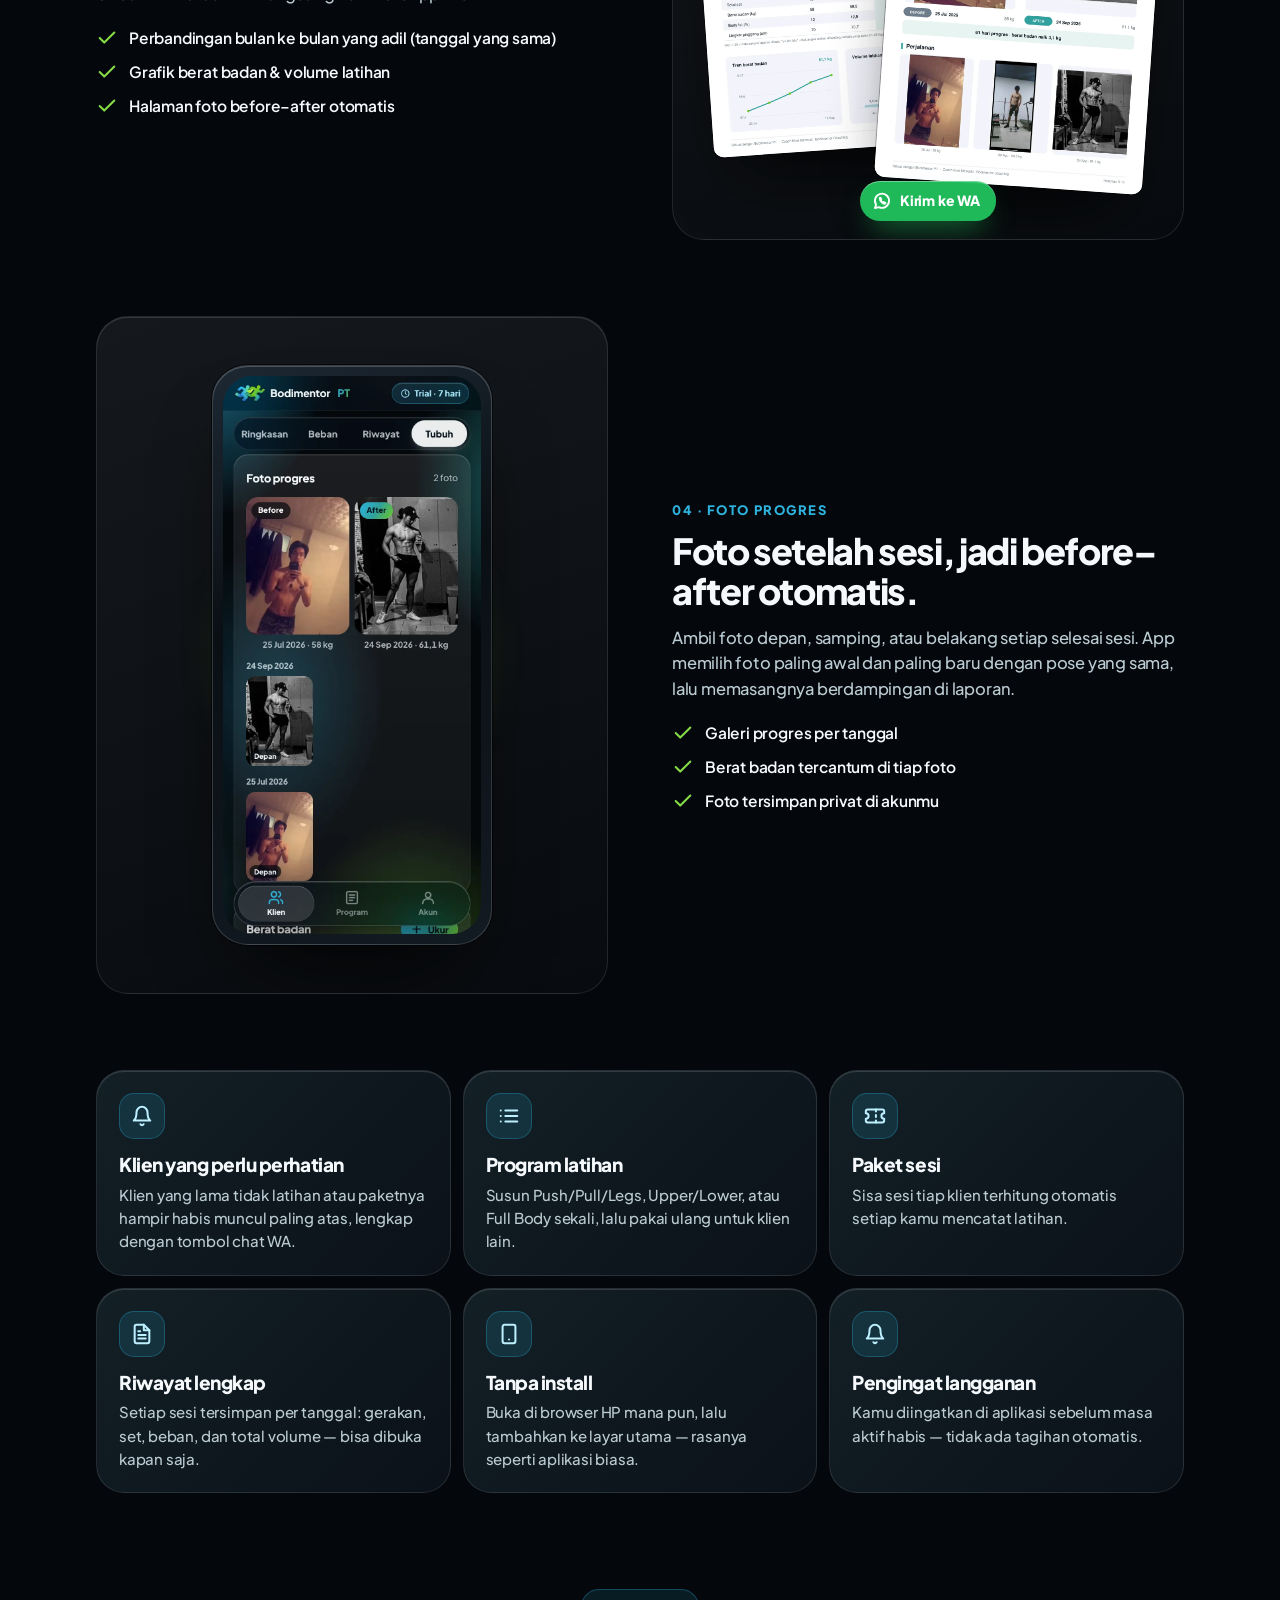
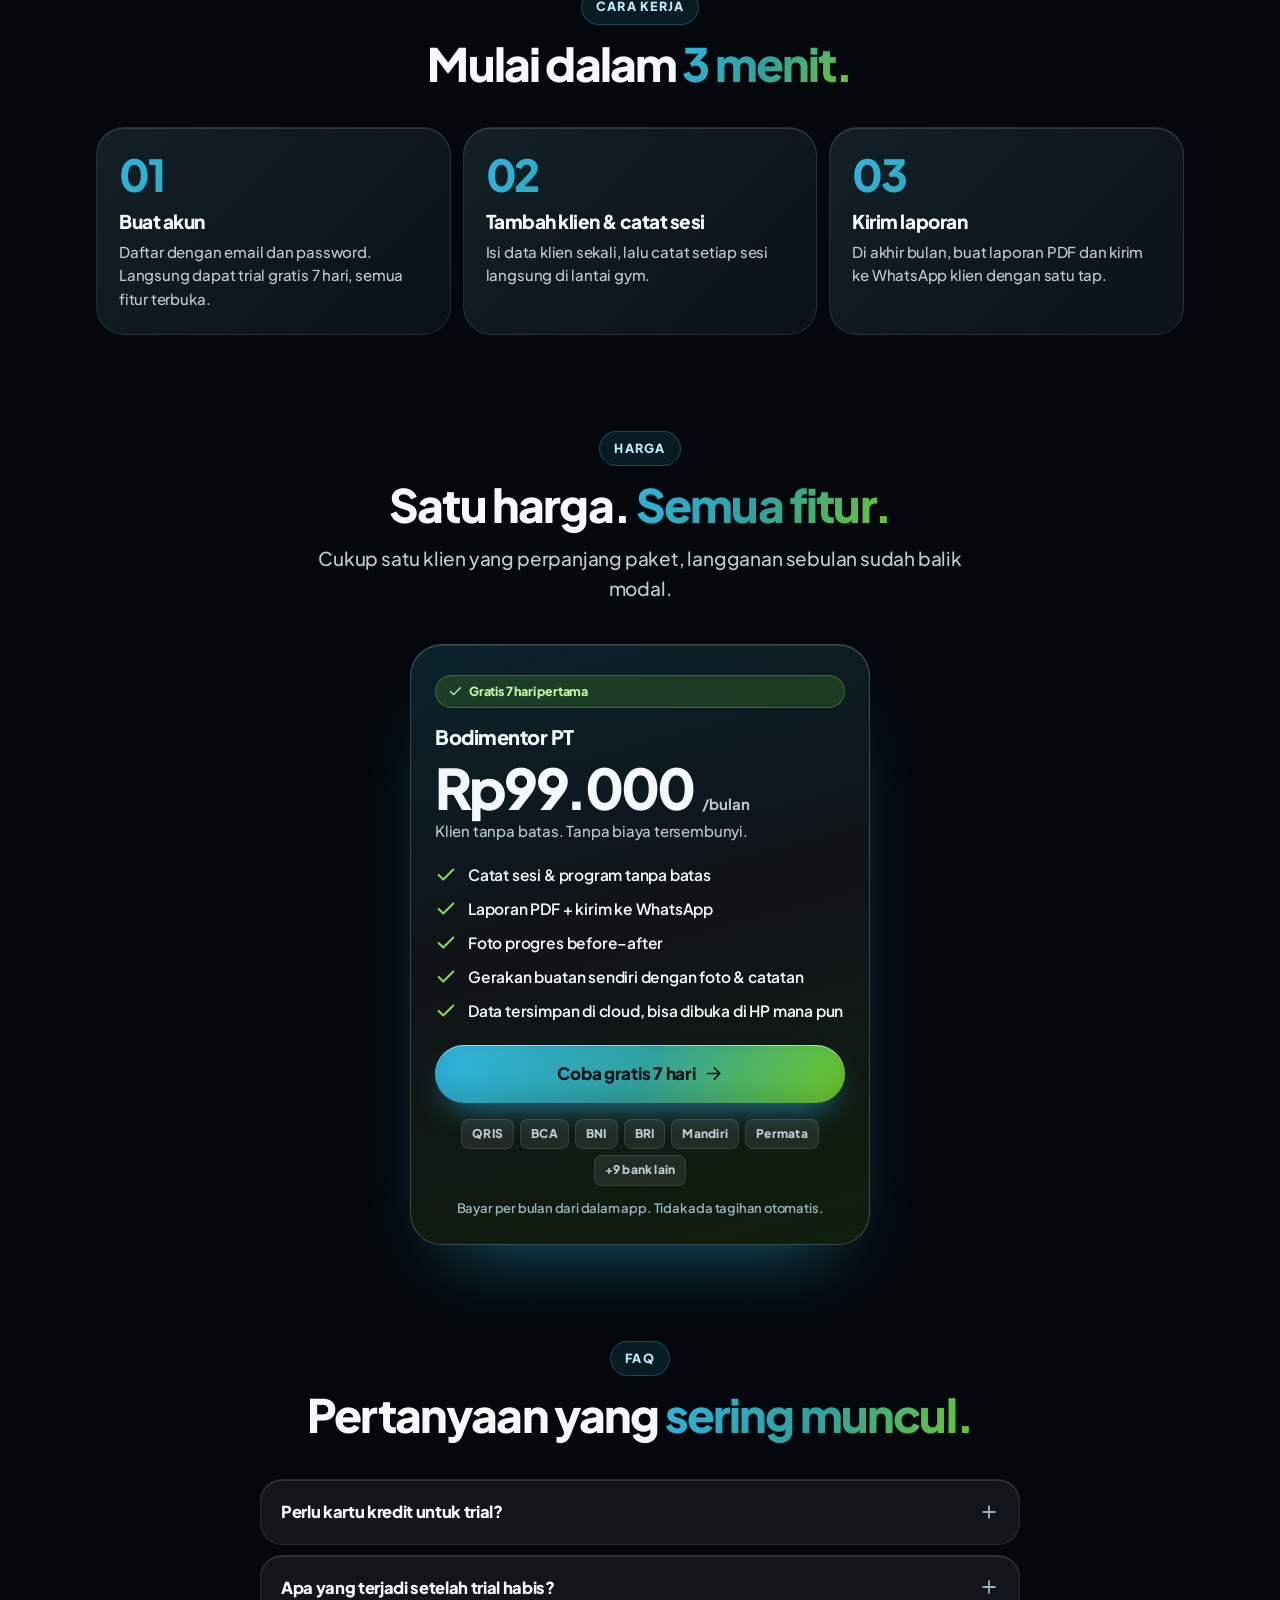
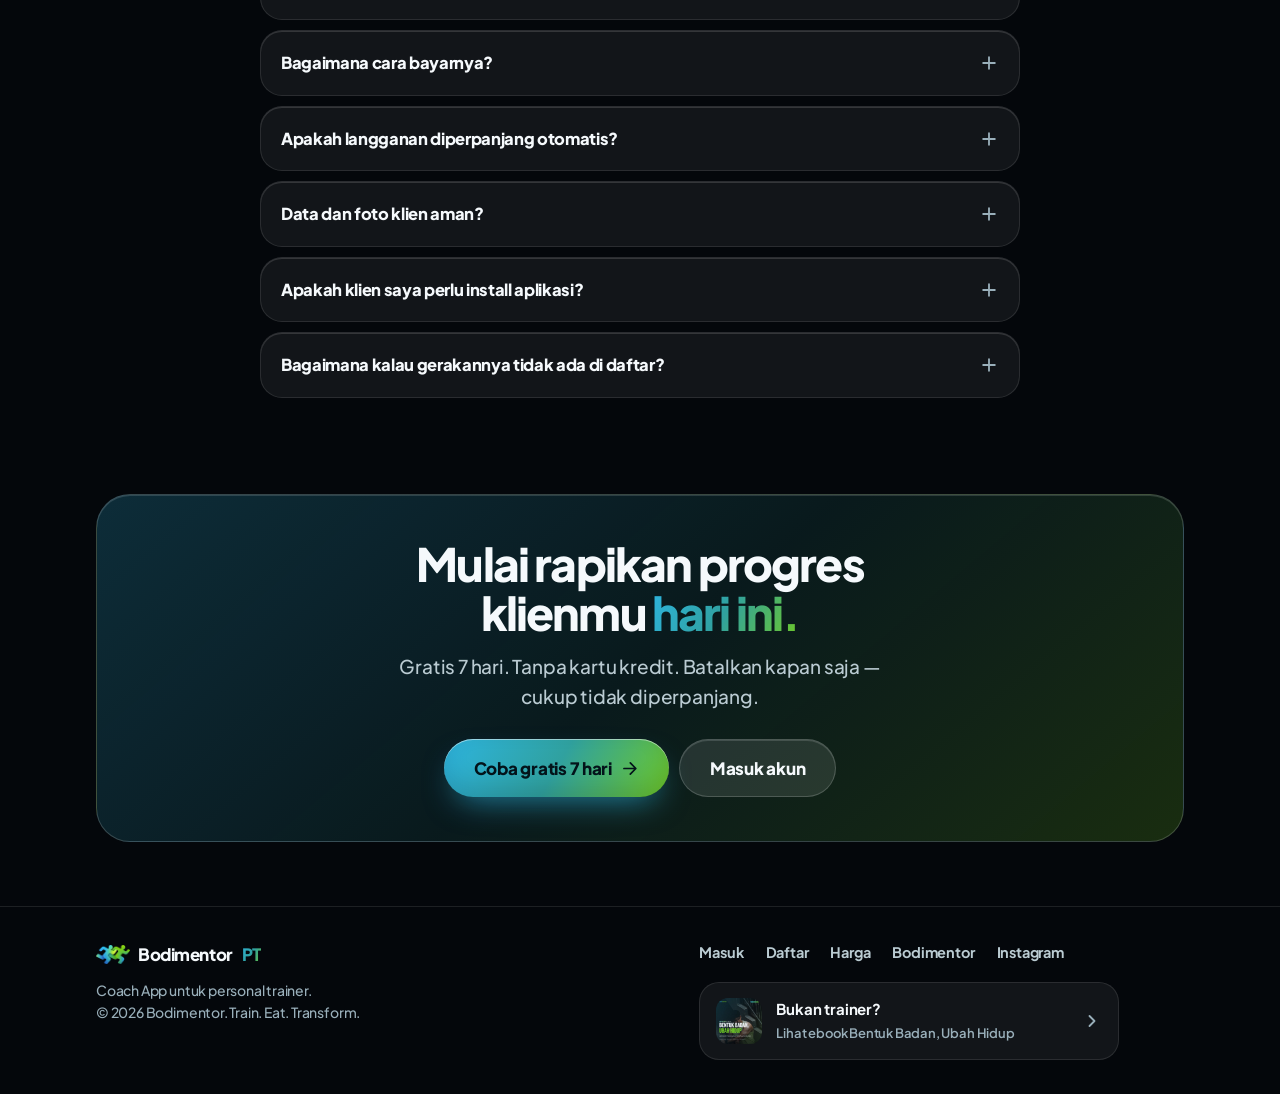
<file: coach/index.html>
<!DOCTYPE html>
<html lang="id">
<head>
  <meta charset="UTF-8">
  <script>if(/github\.io$/.test(location.hostname))location.replace('https://bodimentor.id'+(location.pathname.replace(/^\/bodimentor/,'').replace(/\/$/,''))+location.search+location.hash)</script>
  <meta name="viewport" content="width=device-width, initial-scale=1.0, viewport-fit=cover">
  <title>Bodimentor PT — Coach App untuk Personal Trainer</title>
  <meta name="description" content="Coach App untuk personal trainer: catat beban tiap klien dalam hitungan detik, pantau progres bulan ke bulan, foto before–after, dan kirim laporan PDF ke WhatsApp klien. Coba gratis 7 hari.">
  <meta name="theme-color" content="#04070B">
  <link rel="canonical" href="https://bodimentor.id/coach">
  <link rel="icon" type="image/png" href="/home/img/favicon.png">
  <link rel="apple-touch-icon" href="/home/img/apple-touch-icon.png">
  <meta property="og:type" content="website">
  <meta property="og:site_name" content="Bodimentor">
  <meta property="og:url" content="https://bodimentor.id/coach">
  <meta property="og:title" content="Bodimentor PT — Coach App untuk Personal Trainer">
  <meta property="og:description" content="Catat sesi, pantau progres klien, kirim laporan PDF + foto before–after ke WhatsApp. Coba gratis 7 hari.">
  <meta property="og:image" content="https://bodimentor.id/home/img/og-coach.jpg">
  <meta name="twitter:card" content="summary_large_image">
  <link rel="preconnect" href="https://fonts.googleapis.com">
  <link rel="preconnect" href="https://fonts.gstatic.com" crossorigin>
  <link href="https://fonts.googleapis.com/css2?family=Plus+Jakarta+Sans:wght@500;600;700;800&display=swap" rel="stylesheet">
  <link rel="stylesheet" href="/home/home.css?v=gpt1">
  <script>document.documentElement.classList.add('js');</script>
</head>
<body>
<svg width="0" height="0" style="position:absolute" aria-hidden="true">
  <symbol id="i-check" viewBox="0 0 24 24"><path d="M20 6 9 17l-5-5"/></symbol>
  <symbol id="i-arrow" viewBox="0 0 24 24"><path d="M5 12h14M13 5l7 7-7 7"/></symbol>
  <symbol id="i-login" viewBox="0 0 24 24"><path d="M15 3h4a2 2 0 0 1 2 2v14a2 2 0 0 1-2 2h-4"/><path d="m10 17 5-5-5-5M15 12H3"/></symbol>
  <symbol id="i-wa" viewBox="0 0 24 24"><path d="M3.5 20.5l1.3-4.1A8.5 8.5 0 1 1 8 19.3z"/><path d="M9.2 8.6c.3-.4.7-.5 1-.3l.9 2-.7 1a5.8 5.8 0 0 0 2.6 2.6l1-.7 2 .9c.2.3.1.7-.3 1-1.7 1.2-6.2-2.1-6.5-6.5z"/></symbol>
  <symbol id="i-up" viewBox="0 0 24 24"><path d="m22 7-8.5 8.5-5-5L2 17"/><path d="M16 7h6v6"/></symbol>
  <symbol id="i-trend-down" viewBox="0 0 24 24"><path d="m22 17-8.5-8.5-5 5L2 7"/><path d="M16 17h6v-6"/></symbol>
  <symbol id="i-note" viewBox="0 0 24 24"><rect x="4" y="2" width="16" height="20" rx="2"/><path d="M2 6h4M2 10h4M2 14h4M2 18h4M15 2v20"/></symbol>
  <symbol id="i-clock" viewBox="0 0 24 24"><circle cx="12" cy="12" r="10"/><path d="M12 6v6l4 2"/></symbol>
  <symbol id="i-camera" viewBox="0 0 24 24"><path d="M14.5 4h-5L7 7H4a2 2 0 0 0-2 2v9a2 2 0 0 0 2 2h16a2 2 0 0 0 2-2V9a2 2 0 0 0-2-2h-3l-2.5-3z"/><circle cx="12" cy="13" r="3"/></symbol>
  <symbol id="i-dumbbell" viewBox="0 0 24 24"><path d="m6.5 6.5 11 11M21 21l-1-1M3 3l1 1M18 22l4-4M2 6l4-4M3 10l7-7M14 21l7-7"/></symbol>
  <symbol id="i-bell" viewBox="0 0 24 24"><path d="M6 8a6 6 0 0 1 12 0c0 7 3 9 3 9H3s3-2 3-9"/><path d="M10.3 21a1.94 1.94 0 0 0 3.4 0"/></symbol>
  <symbol id="i-list" viewBox="0 0 24 24"><path d="M8 6h13M8 12h13M8 18h13M3 6h.01M3 12h.01M3 18h.01"/></symbol>
  <symbol id="i-ticket" viewBox="0 0 24 24"><path d="M2 9a3 3 0 0 1 0 6v2a2 2 0 0 0 2 2h16a2 2 0 0 0 2-2v-2a3 3 0 0 1 0-6V7a2 2 0 0 0-2-2H4a2 2 0 0 0-2 2Z"/><path d="M13 5v2M13 17v2M13 11v2"/></symbol>
  <symbol id="i-phone" viewBox="0 0 24 24"><rect x="5" y="2" width="14" height="20" rx="2"/><path d="M12 18h.01"/></symbol>
  <symbol id="i-cloud" viewBox="0 0 24 24"><path d="M17.5 19H9a7 7 0 1 1 6.71-9h1.79a4.5 4.5 0 1 1 0 9Z"/></symbol>
  <symbol id="i-file" viewBox="0 0 24 24"><path d="M14 2H6a2 2 0 0 0-2 2v16a2 2 0 0 0 2 2h12a2 2 0 0 0 2-2V8z"/><path d="M14 2v6h6M16 13H8M16 17H8M10 9H8"/></symbol>
  <symbol id="i-plus" viewBox="0 0 24 24"><path d="M12 5v14M5 12h14"/></symbol>
  <symbol id="i-chev" viewBox="0 0 24 24"><path d="m9 18 6-6-6-6"/></symbol>
</svg>

<header class="hdr" id="hdr">
  <nav class="nav" aria-label="Utama">
    <a class="brand" href="/" aria-label="Bodimentor — beranda"><img src="/home/img/mark.webp" width="160" height="85" alt="">Bodimentor <b class="gt">PT</b></a>
    <div class="nav-links">
      <a href="#baru">Fitur baru</a>
      <a href="#fitur">Fitur</a>
      <a href="#harga">Harga</a>
      <a href="#faq">FAQ</a>
    </div>
    <a class="btn sm" href="/app#/masuk" id="navCoach"><svg class="ic"><use href="#i-login"/></svg><span>Masuk</span></a>
    <a class="btn sm primary try" href="/app#/daftar">Coba gratis</a>
  </nav>
</header>

<main>
  <!-- HERO -->
  <section class="hero">
    <div class="wrap">
      <span class="eyebrow"><i></i>Coach App untuk personal trainer</span>
      <h1>Catat tiap sesi. <span class="gt">Kirim progresnya</span> ke WhatsApp.</h1>
      <p class="lead">Bodimentor PT mencatat beban setiap klien dalam hitungan detik, merangkum progres bulan ke bulan, lalu membuat laporan PDF lengkap dengan foto before–after — siap dikirim ke WhatsApp klien.</p>
      <div class="cta-row">
        <a class="btn lg primary" href="/app#/daftar">Coba gratis 7 hari <svg class="ic"><use href="#i-arrow"/></svg></a>
        <a class="btn lg" href="#fitur">Lihat fiturnya</a>
      </div>
      <p class="fine">Tanpa kartu kredit · Setelah trial <b>Rp 99.000/bulan</b></p>

      <aside class="coach-context"><img src="/home/img/kimi.webp" alt="Coach Kimi saat latihan di gym" width="1100" height="733"><div><b>Dibuat dari keseharian di gym.</b><p>Catatan rapi di HP. Lebih banyak perhatian untuk klien di depanmu.</p></div></aside>
      <div class="shots">
        <div class="phone side l"><img src="/home/img/app-detail.webp" width="780" height="1688" alt="Halaman detail klien: statistik sesi, berat badan, dan sisa paket" loading="lazy"></div>
        <div class="phone mid"><img src="/home/img/app-klien.webp" width="780" height="1688" alt="Daftar klien di Bodimentor PT dengan klien yang perlu perhatian" fetchpriority="high"></div>
        <div class="phone side r"><img src="/home/img/app-sesi.webp" width="780" height="1688" alt="Mencatat sesi: set, beban, dan repetisi" loading="lazy"></div>
        <div class="chip c1"><span class="ci"><svg class="ic"><use href="#i-wa"/></svg></span><div><b>Laporan terkirim</b><span>ke WhatsApp klien</span></div></div>
        <div class="chip c2"><span class="ci"><svg class="ic"><use href="#i-up"/></svg></span><div><b>+14,6% kekuatan</b><span>vs bulan lalu</span></div></div>
      </div>

      <div class="proof rv">
        <div><b class="gt">400+</b><span>gerakan siap pakai</span></div>
        <div><b class="gt">1 tap</b><span>laporan PDF ke WA</span></div>
        <div><b class="gt">∞</b><span>klien tanpa batas</span></div>
        <div><b class="gt">7 hari</b><span>coba gratis</span></div>
      </div>
    </div>
  </section>

  <!-- FITUR BARU -->
  <section class="sec" id="baru">
    <div class="wrap">
      <div class="sec-head rv">
        <span class="eyebrow">Baru</span>
        <h2>Tiga fitur baru <span class="gt">yang paling diminta.</span></h2>
      </div>
      <div class="grid3">
        <div class="card mini rv"><span class="newtag">Baru</span><span class="mi"><svg class="ic"><use href="#i-camera"/></svg></span><h3>Foto progres → before–after</h3><p>Foto klien setelah sesi (depan, samping, belakang). Foto paling awal dan terbaru otomatis jadi halaman before–after di laporan PDF.</p></div>
        <div class="card mini rv"><span class="newtag">Baru</span><span class="mi"><svg class="ic"><use href="#i-dumbbell"/></svg></span><h3>Gerakan buatan sendiri</h3><p>Mesin khusus di gym kamu tidak ada di daftar? Buat sendiri, lengkap dengan foto mesin/gerakan dan catatan setting.</p></div>
        <div class="card mini rv"><span class="newtag">Baru</span><span class="mi"><svg class="ic"><use href="#i-cloud"/></svg></span><h3>Akun cloud</h3><p>Masuk dengan email &amp; password. Data dan foto klien tersimpan aman di server — ganti HP tinggal masuk lagi. Lupa password? Reset lewat email.</p></div>
      </div>
    </div>
  </section>

  <!-- MASALAH -->
  <section class="sec" id="masalah">
    <div class="wrap">
      <div class="sec-head rv">
        <span class="eyebrow">Kenapa perlu</span>
        <h2>Klien bayar untuk hasil. <span class="gt">Tunjukkan hasilnya.</span></h2>
        <p class="lead">Kebanyakan PT masih mengandalkan buku catatan, Notes di HP, atau ingatan. Akibatnya:</p>
      </div>
      <div class="pains">
        <div class="card pain rv"><span class="pi"><svg class="ic"><use href="#i-note"/></svg></span><div><h3>Lupa beban terakhir</h3><p>Scroll catatan di tengah sesi sementara klien menunggu — atau menebak dan mengulang beban yang sama.</p></div></div>
        <div class="card pain rv"><span class="pi"><svg class="ic"><use href="#i-trend-down"/></svg></span><div><h3>Progres tidak terlihat</h3><p>Klien merasa jalan di tempat karena tidak ada angka yang bisa dilihat, lalu berhenti perpanjang paket.</p></div></div>
        <div class="card pain rv"><span class="pi"><svg class="ic"><use href="#i-clock"/></svg></span><div><h3>Rekap makan waktu</h3><p>Bikin laporan bulanan manual untuk belasan klien? Hampir tidak ada PT yang sempat.</p></div></div>
      </div>
    </div>
  </section>

  <!-- FITUR -->
  <section class="sec" id="fitur">
    <div class="wrap">
      <div class="sec-head rv">
        <span class="eyebrow">Fitur</span>
        <h2>Semua yang kamu butuhkan <span class="gt">di lantai gym.</span></h2>
        <p class="lead">Dibuat untuk dipakai satu tangan di HP, di sela-sela set.</p>
      </div>

      <div class="feat">
        <div class="txt rv">
          <span class="num">01 · Catat sesi</span>
          <h3>Catat sesi secepat klien selesai satu set.</h3>
          <p>Pilih gerakan, beban dan repetisi sesi sebelumnya langsung muncul. Isi kg &amp; reps, tap centang — selesai.</p>
          <ul class="ticks">
            <li><svg class="ic"><use href="#i-check"/></svg>400+ gerakan lengkap dengan gambar</li>
            <li><svg class="ic"><use href="#i-check"/></svg>Beban terakhir &amp; target tampil di setiap gerakan</li>
            <li><svg class="ic"><use href="#i-check"/></svg>Mulai dari program yang sudah kamu susun</li>
          </ul>
        </div>
        <div class="stage rv"><div class="phone"><img src="/home/img/app-sesi.webp" width="780" height="1688" alt="Layar catat sesi dengan beban sebelumnya" loading="lazy"></div></div>
      </div>

      <div class="feat flip">
        <div class="txt rv">
          <span class="num">02 · Profil klien</span>
          <h3>Semua tentang klien, dalam satu layar.</h3>
          <p>Umur, tujuan, jenis latihan, program aktif, sisa paket, berat badan, sampai riwayat setiap sesi — tidak perlu lagi tanya ulang.</p>
          <ul class="ticks">
            <li><svg class="ic"><use href="#i-check"/></svg>Beban tertinggi (PR) per gerakan</li>
            <li><svg class="ic"><use href="#i-check"/></svg>Ukuran tubuh: berat, lemak, lingkar pinggang</li>
            <li><svg class="ic"><use href="#i-check"/></svg>Chat klien lewat WhatsApp langsung dari app</li>
          </ul>
        </div>
        <div class="stage g rv"><div class="phone"><img src="/home/img/app-detail.webp" width="780" height="1688" alt="Profil klien dengan ringkasan progres" loading="lazy"></div></div>
      </div>

      <div class="feat" id="laporan">
        <div class="txt rv">
          <span class="num">03 · Laporan PDF</span>
          <h3>Laporan yang bikin klien betah perpanjang.</h3>
          <p>Satu tap, app membuat laporan progres: bulan ini dibanding bulan lalu, tren berat badan, volume latihan, dan kenaikan kekuatan. Unduh PDF atau kirim langsung ke WhatsApp klien.</p>
          <ul class="ticks">
            <li><svg class="ic"><use href="#i-check"/></svg>Perbandingan bulan ke bulan yang adil (tanggal yang sama)</li>
            <li><svg class="ic"><use href="#i-check"/></svg>Grafik berat badan &amp; volume latihan</li>
            <li><svg class="ic"><use href="#i-check"/></svg>Halaman foto before–after otomatis</li>
          </ul>
        </div>
        <div class="stage rv">
          <div class="paper a"><img src="/home/img/laporan-1.webp" width="1000" height="1414" alt="Contoh laporan progres halaman 1: ringkasan dan perbandingan bulanan" loading="lazy"></div>
          <div class="paper b"><img src="/home/img/laporan-3.webp" width="1000" height="1414" alt="Contoh laporan progres halaman 3: foto before dan after" loading="lazy"></div>
          <span class="wa-tag"><svg class="ic"><use href="#i-wa"/></svg>Kirim ke WA</span>
        </div>
      </div>

      <div class="feat flip">
        <div class="txt rv">
          <span class="num">04 · Foto progres</span>
          <h3>Foto setelah sesi, jadi before–after otomatis.</h3>
          <p>Ambil foto depan, samping, atau belakang setiap selesai sesi. App memilih foto paling awal dan paling baru dengan pose yang sama, lalu memasangnya berdampingan di laporan.</p>
          <ul class="ticks">
            <li><svg class="ic"><use href="#i-check"/></svg>Galeri progres per tanggal</li>
            <li><svg class="ic"><use href="#i-check"/></svg>Berat badan tercantum di tiap foto</li>
            <li><svg class="ic"><use href="#i-check"/></svg>Foto tersimpan privat di akunmu</li>
          </ul>
        </div>
        <div class="stage g rv"><div class="phone"><img src="/home/img/app-foto.webp" width="780" height="1688" alt="Foto progres before dan after di tab Tubuh" loading="lazy"></div></div>
      </div>

      <div class="grid3 more">
        <div class="card mini rv"><span class="mi"><svg class="ic"><use href="#i-bell"/></svg></span><h3>Klien yang perlu perhatian</h3><p>Klien yang lama tidak latihan atau paketnya hampir habis muncul paling atas, lengkap dengan tombol chat WA.</p></div>
        <div class="card mini rv"><span class="mi"><svg class="ic"><use href="#i-list"/></svg></span><h3>Program latihan</h3><p>Susun Push/Pull/Legs, Upper/Lower, atau Full Body sekali, lalu pakai ulang untuk klien lain.</p></div>
        <div class="card mini rv"><span class="mi"><svg class="ic"><use href="#i-ticket"/></svg></span><h3>Paket sesi</h3><p>Sisa sesi tiap klien terhitung otomatis setiap kamu mencatat latihan.</p></div>
        <div class="card mini rv"><span class="mi"><svg class="ic"><use href="#i-file"/></svg></span><h3>Riwayat lengkap</h3><p>Setiap sesi tersimpan per tanggal: gerakan, set, beban, dan total volume — bisa dibuka kapan saja.</p></div>
        <div class="card mini rv"><span class="mi"><svg class="ic"><use href="#i-phone"/></svg></span><h3>Tanpa install</h3><p>Buka di browser HP mana pun, lalu tambahkan ke layar utama — rasanya seperti aplikasi biasa.</p></div>
        <div class="card mini rv"><span class="mi"><svg class="ic"><use href="#i-bell"/></svg></span><h3>Pengingat langganan</h3><p>Kamu diingatkan di aplikasi sebelum masa aktif habis — tidak ada tagihan otomatis.</p></div>
      </div>
    </div>
  </section>

  <!-- CARA KERJA -->
  <section class="sec" id="cara">
    <div class="wrap">
      <div class="sec-head rv">
        <span class="eyebrow">Cara kerja</span>
        <h2>Mulai dalam <span class="gt">3 menit.</span></h2>
      </div>
      <div class="steps">
        <div class="card step rv"><div class="n gt">01</div><h3>Buat akun</h3><p>Daftar dengan email dan password. Langsung dapat trial gratis 7 hari, semua fitur terbuka.</p></div>
        <div class="card step rv"><div class="n gt">02</div><h3>Tambah klien &amp; catat sesi</h3><p>Isi data klien sekali, lalu catat setiap sesi langsung di lantai gym.</p></div>
        <div class="card step rv"><div class="n gt">03</div><h3>Kirim laporan</h3><p>Di akhir bulan, buat laporan PDF dan kirim ke WhatsApp klien dengan satu tap.</p></div>
      </div>
    </div>
  </section>

  <!-- HARGA -->
  <section class="sec" id="harga">
    <div class="wrap">
      <div class="sec-head rv">
        <span class="eyebrow">Harga</span>
        <h2>Satu harga. <span class="gt">Semua fitur.</span></h2>
        <p class="lead">Cukup satu klien yang perpanjang paket, langganan sebulan sudah balik modal.</p>
      </div>
      <div class="prices one">
        <div class="price rv">
          <span class="tag"><svg class="ic" style="width:15px;height:15px"><use href="#i-check"/></svg>Gratis 7 hari pertama</span>
          <h3>Bodimentor PT</h3>
          <div class="amt"><b>Rp99.000</b><span>/bulan</span></div>
          <p class="sub">Klien tanpa batas. Tanpa biaya tersembunyi.</p>
          <ul class="ticks">
            <li><svg class="ic"><use href="#i-check"/></svg>Catat sesi &amp; program tanpa batas</li>
            <li><svg class="ic"><use href="#i-check"/></svg>Laporan PDF + kirim ke WhatsApp</li>
            <li><svg class="ic"><use href="#i-check"/></svg>Foto progres before–after</li>
            <li><svg class="ic"><use href="#i-check"/></svg>Gerakan buatan sendiri dengan foto &amp; catatan</li>
            <li><svg class="ic"><use href="#i-check"/></svg>Data tersimpan di cloud, bisa dibuka di HP mana pun</li>
          </ul>
          <a class="btn lg primary" href="/app#/daftar">Coba gratis 7 hari <svg class="ic"><use href="#i-arrow"/></svg></a>
          <div class="pay"><span>QRIS</span><span>BCA</span><span>BNI</span><span>BRI</span><span>Mandiri</span><span>Permata</span><span>+9 bank lain</span></div>
          <p class="note">Bayar per bulan dari dalam app. Tidak ada tagihan otomatis.</p>
        </div>
      </div>
    </div>
  </section>

  <!-- FAQ -->
  <section class="sec" id="faq">
    <div class="wrap">
      <div class="sec-head rv">
        <span class="eyebrow">FAQ</span>
        <h2>Pertanyaan yang <span class="gt">sering muncul.</span></h2>
      </div>
      <div class="faq">
        <details class="rv"><summary>Perlu kartu kredit untuk trial?<svg class="ic"><use href="#i-plus"/></svg></summary><p>Tidak. Cukup daftar dengan email dan password, semua fitur langsung terbuka selama 7 hari.</p></details>
        <details class="rv"><summary>Apa yang terjadi setelah trial habis?<svg class="ic"><use href="#i-plus"/></svg></summary><p>Data klien kamu tetap aman dan tetap bisa dilihat. Untuk lanjut mencatat sesi dan mengirim laporan, aktifkan langganan Rp99.000/bulan dari menu Akun.</p></details>
        <details class="rv"><summary>Bagaimana cara bayarnya?<svg class="ic"><use href="#i-plus"/></svg></summary><p>Langsung dari dalam aplikasi pakai QRIS (semua e-wallet &amp; m-banking) atau transfer Virtual Account. Langganan aktif otomatis setelah pembayaran diterima.</p></details>
        <details class="rv"><summary>Apakah langganan diperpanjang otomatis?<svg class="ic"><use href="#i-plus"/></svg></summary><p>Tidak ada tagihan otomatis. Kamu diingatkan di aplikasi beberapa hari sebelum masa aktif habis, dan kalau perpanjang lebih awal, sisa harinya tetap disambung.</p></details>
        <details class="rv"><summary>Data dan foto klien aman?<svg class="ic"><use href="#i-plus"/></svg></summary><p>Data dan foto tersimpan di akun kamu dan hanya bisa dibuka setelah kamu masuk. Foto progres disimpan privat — tidak ada yang bisa melihatnya selain kamu.</p></details>
        <details class="rv"><summary>Apakah klien saya perlu install aplikasi?<svg class="ic"><use href="#i-plus"/></svg></summary><p>Tidak. Aplikasi ini hanya untuk trainer. Klien menerima laporan PDF lewat WhatsApp dan bisa langsung membukanya di HP.</p></details>
        <details class="rv"><summary>Bagaimana kalau gerakannya tidak ada di daftar?<svg class="ic"><use href="#i-plus"/></svg></summary><p>Buat gerakan sendiri: beri nama, pilih otot dan alat, unggah foto mesin atau gerakannya, dan tulis catatan setting. Gerakan itu langsung bisa dipakai di sesi dan program.</p></details>
      </div>
    </div>
  </section>

  <div class="wrap">
    <div class="final rv">
      <h2>Mulai rapikan progres klienmu <span class="gt">hari ini.</span></h2>
      <p class="lead">Gratis 7 hari. Tanpa kartu kredit. Batalkan kapan saja — cukup tidak diperpanjang.</p>
      <div class="cta-row" style="animation:none">
        <a class="btn lg primary" href="/app#/daftar">Coba gratis 7 hari <svg class="ic"><use href="#i-arrow"/></svg></a>
        <a class="btn lg" href="/app#/masuk">Masuk akun</a>
      </div>
    </div>
  </div>
</main>

<footer class="foot">
  <div class="wrap">
    <div>
      <a class="brand" href="/"><img src="/home/img/mark.webp" width="160" height="85" alt="">Bodimentor <b class="gt">PT</b></a>
      <p style="margin-top:10px">Coach App untuk personal trainer.<br>© 2026 Bodimentor. Train. Eat. Transform.</p>
    </div>
    <div style="display:grid;gap:18px">
      <nav aria-label="Footer">
        <a href="/app#/masuk">Masuk</a>
        <a href="/app#/daftar">Daftar</a>
        <a href="#harga">Harga</a>
        <a href="/">Bodimentor</a>
        <a href="https://instagram.com/kimizz" target="_blank" rel="noopener">Instagram</a>
      </nav>
      <a class="ebook" href="/ebook"><img src="/home/img/ebook-cover.webp" width="46" height="46" alt="" loading="lazy"><div><b>Bukan trainer?</b><span>Lihat ebook Bentuk Badan, Ubah Hidup</span></div><svg class="ic"><use href="#i-chev"/></svg></a>
    </div>
  </div>
</footer>

<script src="/home/home.js?v=4" defer></script>
</body>
</html>
</file>
<file: home/home.css>
/* ============================================================
   BODIMENTOR PT — Landing (bodimentor.com)
   Bahasa visual sama dengan aplikasi: aura brand di belakang,
   kaca beku hanya di chrome yang melayang (header, chip).
   ============================================================ */
:root {
  --c1: 45 180 223;  /* cyan  */
  --c2: 48 161 159;  /* teal  */
  --c3: 110 200 39;  /* green */
  --grad: linear-gradient(120deg, rgb(var(--c1)) 0%, rgb(var(--c2)) 50%, rgb(var(--c3)) 100%);
  --bg: #04070B;
  --ink: #F5F9FC;
  --ink-2: rgba(232, 241, 248, .74);
  --ink-3: rgba(232, 241, 248, .5);
  --tint: rgba(255, 255, 255, .06);
  --tint-2: rgba(255, 255, 255, .1);
  --stroke: rgba(255, 255, 255, .1);
  --stroke-2: rgba(255, 255, 255, .18);
  --spec: inset 0 1px 0 rgba(255, 255, 255, .14);
  --frost: blur(26px) saturate(190%);
  --green: #86DD48; --rose: #FF8A8A; --wa: #22C35E;
  --font: 'Plus Jakarta Sans', -apple-system, 'SF Pro Text', 'Segoe UI', Roboto, sans-serif;
  --ease: cubic-bezier(.22, 1, .36, 1);
  --wrap: 1120px;
  color-scheme: dark;
}
* { box-sizing: border-box; margin: 0; padding: 0; }
html { -webkit-text-size-adjust: 100%; -webkit-tap-highlight-color: transparent; scroll-behavior: smooth; }
body {
  font-family: var(--font); font-size: 16px; font-weight: 500; line-height: 1.55; letter-spacing: -0.012em;
  background: var(--bg); color: var(--ink); overflow-x: hidden; -webkit-font-smoothing: antialiased;
}
body::before {
  content: ''; position: fixed; inset: -25%; z-index: -2; pointer-events: none;
  background:
    radial-gradient(40% 28% at 12% 10%, rgb(var(--c1) / .5), transparent 72%),
    radial-gradient(34% 24% at 94% 28%, rgb(var(--c2) / .42), transparent 72%),
    radial-gradient(40% 26% at 30% 58%, rgb(var(--c1) / .18), transparent 72%),
    radial-gradient(46% 30% at 70% 92%, rgb(var(--c3) / .36), transparent 72%);
  animation: drift 32s var(--ease) infinite alternate; will-change: transform;
}
body::after {
  content: ''; position: fixed; inset: 0; z-index: -1; pointer-events: none; opacity: .05; mix-blend-mode: overlay;
  background-image: url("data:image/svg+xml;utf8,<svg xmlns='http://www.w3.org/2000/svg' width='160' height='160'><filter id='n'><feTurbulence type='fractalNoise' baseFrequency='.85' numOctaves='2' stitchTiles='stitch'/></filter><rect width='100%25' height='100%25' filter='url(%23n)'/></svg>");
}
@keyframes drift { to { transform: translate3d(4%, -3%, 0) rotate(7deg) scale(1.07); } }
@media (prefers-reduced-motion: reduce) {
  html { scroll-behavior: auto; }
  body::before { animation: none; }
  *, *::before, *::after { transition-duration: .01ms !important; animation-duration: .01ms !important; }
}
::selection { background: rgb(var(--c1) / .5); }
a { color: inherit; text-decoration: none; }
img { display: block; max-width: 100%; height: auto; }
svg.ic { width: 20px; height: 20px; flex: none; fill: none; stroke: currentColor; stroke-width: 2.2; stroke-linecap: round; stroke-linejoin: round; }
.gt { background: var(--grad); -webkit-background-clip: text; background-clip: text; color: transparent; }
.wrap { width: 100%; max-width: var(--wrap); margin: 0 auto; padding: 0 16px; }
section { scroll-margin-top: 84px; }

/* ---------- tipografi ---------- */
.eyebrow {
  display: inline-flex; align-items: center; gap: 8px; font-size: 12.5px; font-weight: 800; letter-spacing: .1em; text-transform: uppercase;
  color: #BDEFFF; padding: 7px 14px; border-radius: 999px; background: rgb(var(--c1) / .12); border: 1px solid rgb(var(--c1) / .3);
}
.eyebrow i { width: 7px; height: 7px; border-radius: 50%; background: var(--green); box-shadow: 0 0 0 4px rgb(var(--c3) / .22); }
h1 { font-size: clamp(38px, 10.4vw, 68px); font-weight: 800; letter-spacing: -0.04em; line-height: 1.02; }
h2 { font-size: clamp(30px, 7.6vw, 46px); font-weight: 800; letter-spacing: -0.04em; line-height: 1.06; }
h3 { font-size: 19px; font-weight: 800; letter-spacing: -0.025em; line-height: 1.25; }
.lead { font-size: clamp(17px, 4.4vw, 19px); color: var(--ink-2); line-height: 1.6; }
.sec-head { max-width: 680px; margin: 0 auto 40px; text-align: center; }
.sec-head h2 { margin: 14px 0 14px; }
.sec-head .eyebrow { margin: 0 auto; }

/* ---------- tombol ---------- */
.btn {
  display: inline-flex; align-items: center; justify-content: center; gap: 8px; height: 52px; padding: 0 24px; border-radius: 999px;
  font-size: 16px; font-weight: 800; letter-spacing: -0.015em; white-space: nowrap;
  background: var(--tint-2); color: var(--ink); border: 1px solid var(--stroke-2); box-shadow: var(--spec);
  transition: transform .18s var(--ease), filter .2s, background .2s;
}
.btn:hover { background: rgba(255, 255, 255, .14); }
.btn:active { transform: scale(.96); }
.btn.primary {
  background: var(--grad); color: #03131A; border: 0;
  box-shadow: inset 0 1px 0 rgba(255, 255, 255, .5), inset 0 -10px 22px rgba(0, 0, 0, .12), 0 14px 32px -12px rgb(var(--c1) / .7);
}
.btn.primary:hover { filter: brightness(1.07); }
.btn.sm { height: 40px; padding: 0 16px; font-size: 14.5px; }
.btn.lg { height: 58px; padding: 0 30px; font-size: 17px; }
.btn .ic { width: 19px; height: 19px; }

/* ---------- header ---------- */
.hdr { position: fixed; top: 0; left: 0; right: 0; z-index: 50; padding: 10px 12px 0; padding-top: max(10px, env(safe-area-inset-top)); }
.nav {
  max-width: var(--wrap); margin: 0 auto; height: 60px; display: flex; align-items: center; gap: 10px; padding: 0 10px 0 16px;
  border-radius: 999px; background: rgba(12, 18, 24, .5); border: 1px solid var(--stroke); box-shadow: var(--spec), 0 10px 30px -14px rgba(0, 0, 0, .7);
  -webkit-backdrop-filter: var(--frost); backdrop-filter: var(--frost); transition: background .25s;
}
.hdr.scrolled .nav { background: rgba(10, 15, 20, .72); }
.brand { display: inline-flex; align-items: center; gap: 8px; font-weight: 800; font-size: 17px; letter-spacing: -0.025em; margin-right: auto; }
.brand img { width: 34px; height: auto; }
.brand b { font-weight: 800; margin-left: 1px; }
.nav-links { display: none; gap: 26px; margin-right: 18px; }
.nav-links a { font-size: 14.5px; font-weight: 700; color: var(--ink-2); transition: color .15s; }
.nav-links a:hover { color: var(--ink); }
.nav .btn.try { display: none; }
@media (min-width: 440px) { .nav .btn.try { display: inline-flex; } }
@media (min-width: 900px) { .nav-links { display: flex; } }

/* ---------- hero ---------- */
.hero { padding: 118px 0 0; text-align: center; overflow: hidden; }
.hero .eyebrow { animation: rise .8s var(--ease) both; }
.hero h1 { margin: 18px auto 18px; max-width: 13ch; animation: rise .8s .06s var(--ease) both; }
.hero .lead { max-width: 600px; margin: 0 auto; animation: rise .8s .12s var(--ease) both; }
.cta-row { display: flex; flex-wrap: wrap; justify-content: center; gap: 10px; margin-top: 28px; animation: rise .8s .18s var(--ease) both; }
.fine { font-size: 13.5px; color: var(--ink-3); margin-top: 14px; font-weight: 600; }
.fine b { color: var(--ink-2); }
@keyframes rise { from { opacity: 0; transform: translateY(14px); } }
@media (max-width: 519px) { .cta-row .btn { flex: 1 1 100%; max-width: 380px; } }

.shots { position: relative; display: flex; justify-content: center; align-items: flex-start; margin: 52px auto 0; max-width: 820px; padding-bottom: 40px; }
.phone {
  position: relative; flex: none; border-radius: 13% / 6%; padding: 2.2%; background: linear-gradient(160deg, #1d2833, #0a0f14 40%, #121a22);
  border: 1px solid rgba(255, 255, 255, .16); box-shadow: 0 50px 90px -40px rgba(0, 0, 0, .9), 0 0 0 1px rgba(0, 0, 0, .6), inset 0 1px 0 rgba(255, 255, 255, .2);
}
.phone img { border-radius: 11.4% / 5.3%; width: 100%; aspect-ratio: 780 / 1688; object-fit: cover; background: #05090d; }
.shots .phone.mid { width: min(52vw, 270px); z-index: 3; animation: rise 1s .22s var(--ease) both; }
.shots .phone.side { width: min(42vw, 226px); margin-top: 11%; z-index: 2; opacity: .9; }
.shots .phone.l { margin-right: -12%; transform: rotate(-6deg); animation: riseL 1s .3s var(--ease) both; }
.shots .phone.r { margin-left: -12%; transform: rotate(6deg); animation: riseR 1s .3s var(--ease) both; }
@keyframes riseL { from { opacity: 0; transform: translateY(30px) rotate(-10deg); } }
@keyframes riseR { from { opacity: 0; transform: translateY(30px) rotate(10deg); } }

.chip {
  position: absolute; z-index: 4; display: flex; align-items: center; gap: 10px; padding: 10px 14px 10px 10px; border-radius: 18px; text-align: left;
  background: rgba(14, 20, 27, .62); border: 1px solid var(--stroke-2); box-shadow: var(--spec), 0 18px 40px -16px rgba(0, 0, 0, .8);
  -webkit-backdrop-filter: var(--frost); backdrop-filter: var(--frost); animation: rise 1s .5s var(--ease) both;
}
.chip .ci { width: 36px; height: 36px; border-radius: 11px; display: grid; place-items: center; flex: none; }
.chip .ci .ic { width: 19px; height: 19px; }
.chip b { display: block; font-size: 14px; font-weight: 800; line-height: 1.2; }
.chip span { display: block; font-size: 12px; color: var(--ink-3); font-weight: 600; }
.chip.c1 { left: 0; bottom: 8%; }
.chip.c1 .ci { background: rgba(34, 195, 94, .95); color: #fff; }
.chip.c2 { right: 0; top: 4%; }
.chip.c2 .ci { background: var(--grad); color: #03131A; }
@media (max-width: 559px) {
  .chip { padding: 8px 11px 8px 8px; gap: 8px; border-radius: 15px; }
  .chip .ci { width: 30px; height: 30px; border-radius: 9px; }
  .chip .ci .ic { width: 16px; height: 16px; }
  .chip b { font-size: 12.5px; }
  .chip span { font-size: 11px; }
  .chip.c1 { left: -2px; bottom: 11%; }
  .chip.c2 { right: -2px; top: 1%; }
}

/* ---------- bukti cepat ---------- */
.proof { display: grid; grid-template-columns: repeat(2, 1fr); gap: 10px; margin-top: 8px; }
.proof div { padding: 18px 16px; border-radius: 22px; background: var(--tint); border: 1px solid var(--stroke); box-shadow: var(--spec); text-align: center; }
.proof b { display: block; font-size: 26px; font-weight: 800; letter-spacing: -0.035em; }
.proof span { font-size: 13px; color: var(--ink-2); font-weight: 600; }
@media (min-width: 760px) { .proof { grid-template-columns: repeat(4, 1fr); } }

/* ---------- section umum ---------- */
.sec { padding: 96px 0 0; }
.card { background: var(--tint); border: 1px solid var(--stroke); border-radius: 28px; box-shadow: var(--spec); }

/* masalah */
.pains { display: grid; gap: 12px; }
.pain { padding: 22px; display: flex; gap: 16px; align-items: flex-start; }
.pain .pi { width: 44px; height: 44px; border-radius: 14px; flex: none; display: grid; place-items: center; background: rgba(255, 138, 138, .12); color: var(--rose); border: 1px solid rgba(255, 138, 138, .26); }
.pain h3 { margin-bottom: 4px; }
.pain p { color: var(--ink-2); font-size: 15px; }
@media (min-width: 820px) { .pains { grid-template-columns: repeat(3, 1fr); } .pain { flex-direction: column; } }

/* fitur utama */
.feat { display: grid; gap: 28px; align-items: center; margin-bottom: 76px; }
.feat:last-child { margin-bottom: 0; }
.feat .txt .num { font-size: 13px; font-weight: 800; letter-spacing: .12em; color: rgb(var(--c1)); text-transform: uppercase; }
.feat .txt h3 { font-size: clamp(26px, 6.6vw, 36px); letter-spacing: -0.038em; line-height: 1.1; margin: 10px 0 14px; }
.feat .txt > p { color: var(--ink-2); font-size: 16.5px; }
.ticks { list-style: none; display: grid; gap: 10px; margin-top: 20px; }
.ticks li { display: flex; gap: 11px; font-size: 15.5px; color: var(--ink); font-weight: 600; }
.ticks li .ic { width: 22px; height: 22px; color: var(--green); margin-top: 1px; }
.stage {
  position: relative; border-radius: 32px; padding: 34px 20px; display: flex; justify-content: center; align-items: center; gap: 0; overflow: hidden;
  background: linear-gradient(160deg, rgba(255, 255, 255, .07), rgba(255, 255, 255, .02)); border: 1px solid var(--stroke); box-shadow: var(--spec);
}
.stage::before { content: ''; position: absolute; width: 70%; aspect-ratio: 1; border-radius: 50%; background: radial-gradient(circle, rgb(var(--c1) / .35), transparent 65%); filter: blur(10px); }
.stage.g::before { background: radial-gradient(circle, rgb(var(--c3) / .32), transparent 65%); }
.stage .phone { width: min(62vw, 280px); }
.stage .phone.two { width: min(46vw, 230px); }
.stage .phone.two + .phone.two { margin-left: -10%; margin-top: 18%; }
.paper { position: relative; width: min(56vw, 300px); border-radius: 10px; overflow: hidden; background: #fff; box-shadow: 0 40px 70px -30px rgba(0, 0, 0, .9), 0 0 0 1px rgba(0, 0, 0, .3); }
.paper img { width: 100%; aspect-ratio: 1000 / 1414; }
.paper.a { transform: rotate(-4deg); }
.paper.b { transform: rotate(4deg); margin-left: -18%; margin-top: 16%; z-index: 2; }
.wa-tag {
  position: absolute; z-index: 3; left: 50%; bottom: 18px; transform: translateX(-50%); display: inline-flex; align-items: center; gap: 8px; white-space: nowrap;
  padding: 9px 16px 9px 12px; border-radius: 999px; font-size: 14px; font-weight: 800; background: rgba(34, 195, 94, .95); color: #fff;
  box-shadow: inset 0 1px 0 rgba(255, 255, 255, .35), 0 14px 30px -12px rgba(34, 195, 94, .8);
}
@media (min-width: 900px) {
  .feat { grid-template-columns: 1fr 1fr; gap: 64px; }
  .feat.flip .stage { order: -1; }
  .stage { padding: 48px 28px; min-height: 560px; }
}

/* fitur kecil */
.grid3 { display: grid; gap: 12px; }
.mini { padding: 22px; }
.mini .mi { width: 46px; height: 46px; border-radius: 15px; display: grid; place-items: center; margin-bottom: 14px; color: #BDEFFF; background: rgb(var(--c1) / .14); border: 1px solid rgb(var(--c1) / .3); }
.mini .mi .ic { width: 22px; height: 22px; }
.mini h3 { margin-bottom: 6px; }
.mini p { color: var(--ink-2); font-size: 15px; }
@media (min-width: 620px) { .grid3 { grid-template-columns: 1fr 1fr; } }
@media (min-width: 960px) { .grid3 { grid-template-columns: repeat(3, 1fr); } }

/* cara kerja */
.steps { display: grid; gap: 12px; counter-reset: s; }
.step { padding: 24px 22px; position: relative; }
.step .n { font-size: 44px; font-weight: 800; letter-spacing: -0.05em; line-height: 1; margin-bottom: 14px; }
.step p { color: var(--ink-2); font-size: 15px; margin-top: 6px; }
@media (min-width: 820px) { .steps { grid-template-columns: repeat(3, 1fr); } }

/* harga */
.price {
  position: relative; max-width: 460px; margin: 0 auto; padding: 30px 24px 26px; border-radius: 32px; overflow: hidden;
  background: linear-gradient(165deg, rgb(var(--c1) / .16), rgba(255, 255, 255, .05) 45%, rgb(var(--c3) / .12));
  border: 1px solid rgba(255, 255, 255, .2); box-shadow: var(--spec), 0 40px 80px -40px rgb(var(--c1) / .55);
}
.price .tag { display: inline-flex; align-items: center; gap: 6px; font-size: 12.5px; font-weight: 800; padding: 6px 12px; border-radius: 999px; background: rgb(var(--c3) / .18); color: #C6F3A4; border: 1px solid rgb(var(--c3) / .36); }
.price h3 { font-size: 20px; margin-top: 16px; }
.amt { display: flex; align-items: baseline; gap: 6px; margin: 10px 0 4px; white-space: nowrap; }
.amt b { font-size: clamp(44px, 13vw, 56px); font-weight: 800; letter-spacing: -0.05em; line-height: 1; }
.amt span { font-size: 17px; color: var(--ink-2); font-weight: 700; }
.price .sub { color: var(--ink-2); font-size: 15px; }
.price .ticks { margin: 22px 0 24px; }
.price .btn { width: 100%; }
.pay { display: flex; flex-wrap: wrap; justify-content: center; gap: 6px; margin-top: 16px; }
.pay span { font-size: 12px; font-weight: 800; letter-spacing: .02em; padding: 5px 10px; border-radius: 8px; background: rgba(255, 255, 255, .08); border: 1px solid var(--stroke); color: var(--ink-2); }
.price .note { text-align: center; font-size: 13px; color: var(--ink-3); margin-top: 12px; font-weight: 600; }

/* faq */
.faq { max-width: 760px; margin: 0 auto; display: grid; gap: 10px; }
.faq details { border-radius: 22px; background: var(--tint); border: 1px solid var(--stroke); box-shadow: var(--spec); transition: background .2s; }
.faq details[open] { background: rgba(255, 255, 255, .085); }
.faq summary { list-style: none; cursor: pointer; display: flex; align-items: center; gap: 14px; padding: 19px 20px; font-size: 16.5px; font-weight: 800; letter-spacing: -0.02em; }
.faq summary::-webkit-details-marker { display: none; }
.faq summary .ic { margin-left: auto; color: var(--ink-3); transition: transform .25s var(--ease); }
.faq details[open] summary .ic { transform: rotate(45deg); color: var(--ink); }
.faq details p { padding: 0 20px 20px; color: var(--ink-2); font-size: 15.5px; margin-top: -4px; }

/* ajakan akhir */
.final { margin-top: 96px; padding: 44px 22px; text-align: center; border-radius: 34px; position: relative; overflow: hidden;
  background: linear-gradient(140deg, rgb(var(--c1) / .22), rgb(var(--c2) / .12) 50%, rgb(var(--c3) / .2)); border: 1px solid rgba(255, 255, 255, .18); box-shadow: var(--spec); }
.final h2 { max-width: 15ch; margin: 0 auto 14px; }
.final .lead { max-width: 520px; margin: 0 auto; }

/* footer */
.foot { margin-top: 64px; padding: 34px 0 calc(34px + env(safe-area-inset-bottom)); border-top: 1px solid var(--stroke); }
.foot .wrap { display: grid; gap: 22px; }
.foot .brand { margin: 0; }
.foot p { color: var(--ink-3); font-size: 14px; }
.foot nav { display: flex; flex-wrap: wrap; gap: 10px 22px; }
.foot nav a { font-size: 14.5px; font-weight: 700; color: var(--ink-2); }
.foot nav a:hover { color: var(--ink); }
.foot .ebook { display: flex; align-items: center; gap: 14px; padding: 14px 16px; border-radius: 20px; background: var(--tint); border: 1px solid var(--stroke); max-width: 420px; }
.foot .ebook img { width: 46px; height: 46px; border-radius: 12px; object-fit: cover; }
.foot .ebook b { display: block; font-size: 15px; }
.foot .ebook span { font-size: 13px; color: var(--ink-3); font-weight: 600; }
.foot .ebook .ic { margin-left: auto; color: var(--ink-3); }
@media (min-width: 820px) { .foot .wrap { grid-template-columns: 1.2fr 1fr; align-items: start; } }

/* reveal saat discroll (hanya aktif kalau JS jalan) */
.js .rv { opacity: 0; transform: translateY(22px); transition: opacity .7s var(--ease), transform .7s var(--ease); }
.js .rv.in { opacity: 1; transform: none; }

/* ============ website utama: ebook + coach app ============ */
/* menu Masuk (dua akun berbeda) */
.dd { position: relative; }
.dd summary { list-style: none; cursor: pointer; }
.dd summary::-webkit-details-marker { display: none; }
.dd summary .chev { width: 16px; height: 16px; margin-left: -2px; transition: transform .2s var(--ease); }
.dd[open] summary .chev { transform: rotate(180deg); }
.dd-menu {
  position: absolute; right: 0; top: calc(100% + 10px); width: 260px; padding: 8px; border-radius: 22px; display: grid; gap: 2px;
  /* di dalam .nav yang sudah ber-backdrop-filter — blur bertumpuk tidak jalan, jadi pakai latar pekat */
  background: rgba(13, 19, 25, .97); border: 1px solid var(--stroke-2); box-shadow: var(--spec), 0 24px 50px -18px rgba(0, 0, 0, .85);
  animation: rise .25s var(--ease) both;
}
.dd-menu a { display: flex; align-items: center; gap: 12px; padding: 10px; border-radius: 15px; transition: background .15s; }
.dd-menu a:hover { background: rgba(255, 255, 255, .08); }
.dd-menu b { display: block; font-size: 15px; font-weight: 800; }
.dd-menu small { display: block; font-size: 12.5px; color: var(--ink-3); font-weight: 600; }
.dd-ic { width: 38px; height: 38px; border-radius: 12px; flex: none; display: grid; place-items: center; color: #BDEFFF; background: rgb(var(--c1) / .14); border: 1px solid rgb(var(--c1) / .3); }

/* kartu dua produk di hero */
.prods { display: grid; gap: 14px; margin-top: 36px; text-align: left; }
.prod {
  display: flex; flex-direction: column; border-radius: 30px; overflow: hidden; position: relative;
  background: linear-gradient(165deg, rgba(255, 255, 255, .08), rgba(255, 255, 255, .03)); border: 1px solid var(--stroke-2); box-shadow: var(--spec);
  transition: transform .25s var(--ease), border-color .2s;
}
.prod:hover { transform: translateY(-4px); border-color: rgba(255, 255, 255, .28); }
.prod-vis { position: relative; height: 250px; display: flex; justify-content: center; align-items: flex-end; overflow: hidden; }
.ebook-vis { background: radial-gradient(70% 90% at 50% 100%, rgb(var(--c3) / .32), transparent 70%); }
.app-vis { background: radial-gradient(70% 90% at 50% 100%, rgb(var(--c1) / .34), transparent 70%); }
.pv-cover { width: 150px; border-radius: 6px 12px 12px 6px; transform: translate(18px, 26px) rotate(3deg); box-shadow: -14px 24px 40px -14px rgba(0, 0, 0, .9); position: relative; z-index: 2; }
.pv-cook { width: 118px; border-radius: 6px 10px 10px 6px; transform: translate(40px, 44px) rotate(-8deg); opacity: .8; box-shadow: 0 20px 40px -14px rgba(0, 0, 0, .9); }
.app-vis .phone { width: 150px; transform: translateY(46px); }
.app-vis .chip { left: 12px; bottom: 26px; top: auto; animation: none; }
.prod-txt { padding: 20px 20px 20px; display: flex; flex-direction: column; flex: 1; }
.ptag { display: inline-flex; align-self: flex-start; align-items: center; gap: 6px; font-size: 12.5px; font-weight: 800; padding: 6px 11px; border-radius: 999px; color: #BDEFFF; background: rgb(var(--c1) / .12); border: 1px solid rgb(var(--c1) / .3); }
.ptag .ic { width: 15px; height: 15px; }
.prod h2 { font-size: 25px; letter-spacing: -0.035em; margin: 12px 0 8px; }
.prod p { color: var(--ink-2); font-size: 15px; }
.prod-foot { display: flex; align-items: center; justify-content: space-between; gap: 12px; margin-top: auto; padding-top: 18px; }
.prod-foot .pp b { display: block; font-size: 20px; font-weight: 800; letter-spacing: -0.03em; }
.prod-foot .pp small { display: block; font-size: 12.5px; color: var(--ink-3); font-weight: 600; }
.prod-foot .btn { height: 44px; padding: 0 18px; font-size: 15px; }
@media (min-width: 760px) {
  .prods { grid-template-columns: 1fr 1fr; gap: 18px; margin-top: 44px; }
  .prod-vis { height: 290px; }
  .pv-cover { width: 176px; }
  .pv-cook { width: 136px; }
  .app-vis .phone { width: 176px; }
}

/* ebook section */
.h2-l { margin: 14px 0; }
.txt .eyebrow { margin-bottom: 0; }
.chapters { list-style: none; display: grid; gap: 8px; margin-top: 22px; }
.chapters li { display: flex; gap: 14px; align-items: flex-start; padding: 12px 14px; border-radius: 18px; background: var(--tint); border: 1px solid var(--stroke); }
.chapters li > span { font-size: 15px; font-weight: 800; flex: none; width: 26px; background: var(--grad); -webkit-background-clip: text; background-clip: text; color: transparent; }
.chapters b { display: block; font-size: 15.5px; font-weight: 800; }
.chapters small { display: block; font-size: 13.5px; color: var(--ink-2); font-weight: 500; }
.bonus { display: flex; gap: 14px; align-items: center; margin-top: 12px; padding: 12px 14px; border-radius: 18px; background: rgb(var(--c3) / .1); border: 1px solid rgb(var(--c3) / .28); }
.bonus img { width: 44px; border-radius: 4px 7px 7px 4px; flex: none; box-shadow: 0 8px 18px -8px rgba(0, 0, 0, .8); }
.bonus b { display: block; font-size: 15px; font-weight: 800; color: #D5F7BA; }
.bonus small { display: block; font-size: 13.5px; color: var(--ink-2); }
.cta-row.left { justify-content: flex-start; animation: none; }
#ebook .stage .paper { width: min(52vw, 280px); border-radius: 8px; }

/* Coach Kimi */
.kimi { position: relative; border-radius: 32px; overflow: hidden; border: 1px solid var(--stroke-2); margin: 0; }
.kimi img { width: 100%; aspect-ratio: 4 / 5; object-fit: cover; object-position: 38% 30%; }
.kimi figcaption { position: absolute; left: 0; right: 0; bottom: 0; padding: 90px 22px 24px; background: linear-gradient(transparent, rgba(4, 7, 11, .92) 55%); }
.kimi blockquote { font-size: clamp(20px, 5.4vw, 30px); font-weight: 800; letter-spacing: -0.03em; line-height: 1.22; margin-bottom: 14px; }
.kimi b { display: block; font-size: 16px; }
.kimi span { font-size: 13.5px; color: var(--ink-2); font-weight: 600; }
@media (min-width: 760px) {
  .kimi img { aspect-ratio: 16 / 8; object-position: 50% 30%; }
  .kimi figcaption { left: auto; top: 0; width: 52%; display: flex; flex-direction: column; justify-content: flex-end; padding: 40px; background: linear-gradient(270deg, rgba(4, 7, 11, .92) 40%, transparent); }
}

.grid3.more { margin-top: 64px; }

/* dua kartu harga */
.prices { display: grid; gap: 14px; }
.prices .price { margin: 0; width: 100%; display: flex; flex-direction: column; }
.prices .price .btn { margin-top: auto; }
.prices .price .ticks { margin: 20px 0 22px; }
.prices .amt span { font-size: 15px; }
@media (min-width: 860px) { .prices { grid-template-columns: 1fr 1fr; max-width: 940px; margin: 0 auto; gap: 18px; } .prices .price { max-width: none; } }

.foot nav { align-content: start; }
.prices .amt { flex-wrap: wrap; column-gap: 8px; row-gap: 2px; }
.prices .amt span { white-space: nowrap; }

/* ============ halaman /coach ============ */
.mini { position: relative; }
.newtag { position: absolute; top: 18px; right: 18px; font-size: 11.5px; font-weight: 800; letter-spacing: .06em; text-transform: uppercase; padding: 5px 10px; border-radius: 999px; background: var(--grad); color: #03131A; }
.prices.one { grid-template-columns: 1fr; max-width: 460px; }
.foot .ebook img { object-fit: cover; object-position: top; }

/* bodimentorGPT — editorial photography, quieter brand atmosphere */
:root { --ink-2:#BACBD2; --ink-3:#99AFBA; --frost:blur(22px) saturate(125%); }
body::before { opacity:.3; animation:none; will-change:auto; }
:focus-visible { outline:2px solid #76D7ED; outline-offset:5px; }
.editorial-hero { display:grid; grid-template-columns:1.05fr 1fr; gap:56px; align-items:center; text-align:left; }
.hero .editorial-copy h1 { margin:24px 0; font-size:clamp(42px,5.5vw,72px); line-height:1.04; }
.hero .editorial-copy .lead { max-width:510px; margin:0; font-size:17px; }
.editorial-copy .cta-row { justify-content:flex-start; margin-top:28px; gap:10px; }
.editorial-copy .btn { font-size:14px; padding:0 19px; }
.editorial-note { color:var(--ink-3); font-size:12px; margin-top:18px; }
.training-photo { position:relative; min-width:0; height:540px; border-radius:6px 72px 6px 6px; overflow:hidden; background:#142024; border:1px solid #ffffff20; }
.training-photo img { width:100%; height:100%; object-fit:cover; object-position:42% center; }
.training-photo::after { content:''; position:absolute; inset:35% 0 0; background:linear-gradient(transparent,rgba(4,7,11,.94)); }
.training-photo figcaption { position:absolute; bottom:30px; left:28px; z-index:1; display:grid; gap:7px; }
.training-photo figcaption span,.photo-index { font-size:10px; letter-spacing:.17em; color:#9BE4D9; }
.training-photo figcaption strong { font-size:25px; letter-spacing:-.03em; }
.training-photo figcaption small { color:#CCDBDF; font-size:12px; }
.photo-index { position:absolute; top:25px; left:28px; background:#081016c9; padding:9px 12px; border-radius:4px; }
.product-intro { display:flex; justify-content:space-between; align-items:center; gap:16px; margin:58px 0 22px; text-align:left; border-top:1px solid var(--stroke); padding-top:25px; }
.product-intro span { font-size:11px; letter-spacing:.15em; color:#99AFBA; }.product-intro p { font-size:16px; }
.hero .prods { margin-top:0; }.prod,.card { background:linear-gradient(135deg,#16242bd9,#0c131ae8); }
.coach-context { margin:36px auto 0; display:grid; grid-template-columns:140px 1fr; max-width:600px; text-align:left; align-items:center; gap:22px; border:1px solid var(--stroke); background:#101b22; border-radius:20px; overflow:hidden; }
.coach-context img { width:140px; height:150px; object-fit:cover; }.coach-context p { color:var(--ink-2); font-size:14px; margin:8px 20px 0 0; }.coach-context b { font-size:17px; }
@media(max-width:760px) { .editorial-hero { grid-template-columns:1fr; gap:30px; }.hero .editorial-copy h1 { font-size:clamp(42px,11vw,64px); }.training-photo { height:360px; border-top-right-radius:52px; }.editorial-copy .cta-row { display:grid; }.product-intro { margin-top:36px; display:block; }.product-intro p { margin-top:8px; }.coach-context { grid-template-columns:110px 1fr; gap:14px; }.coach-context img { width:110px; height:165px; } }
</file>
